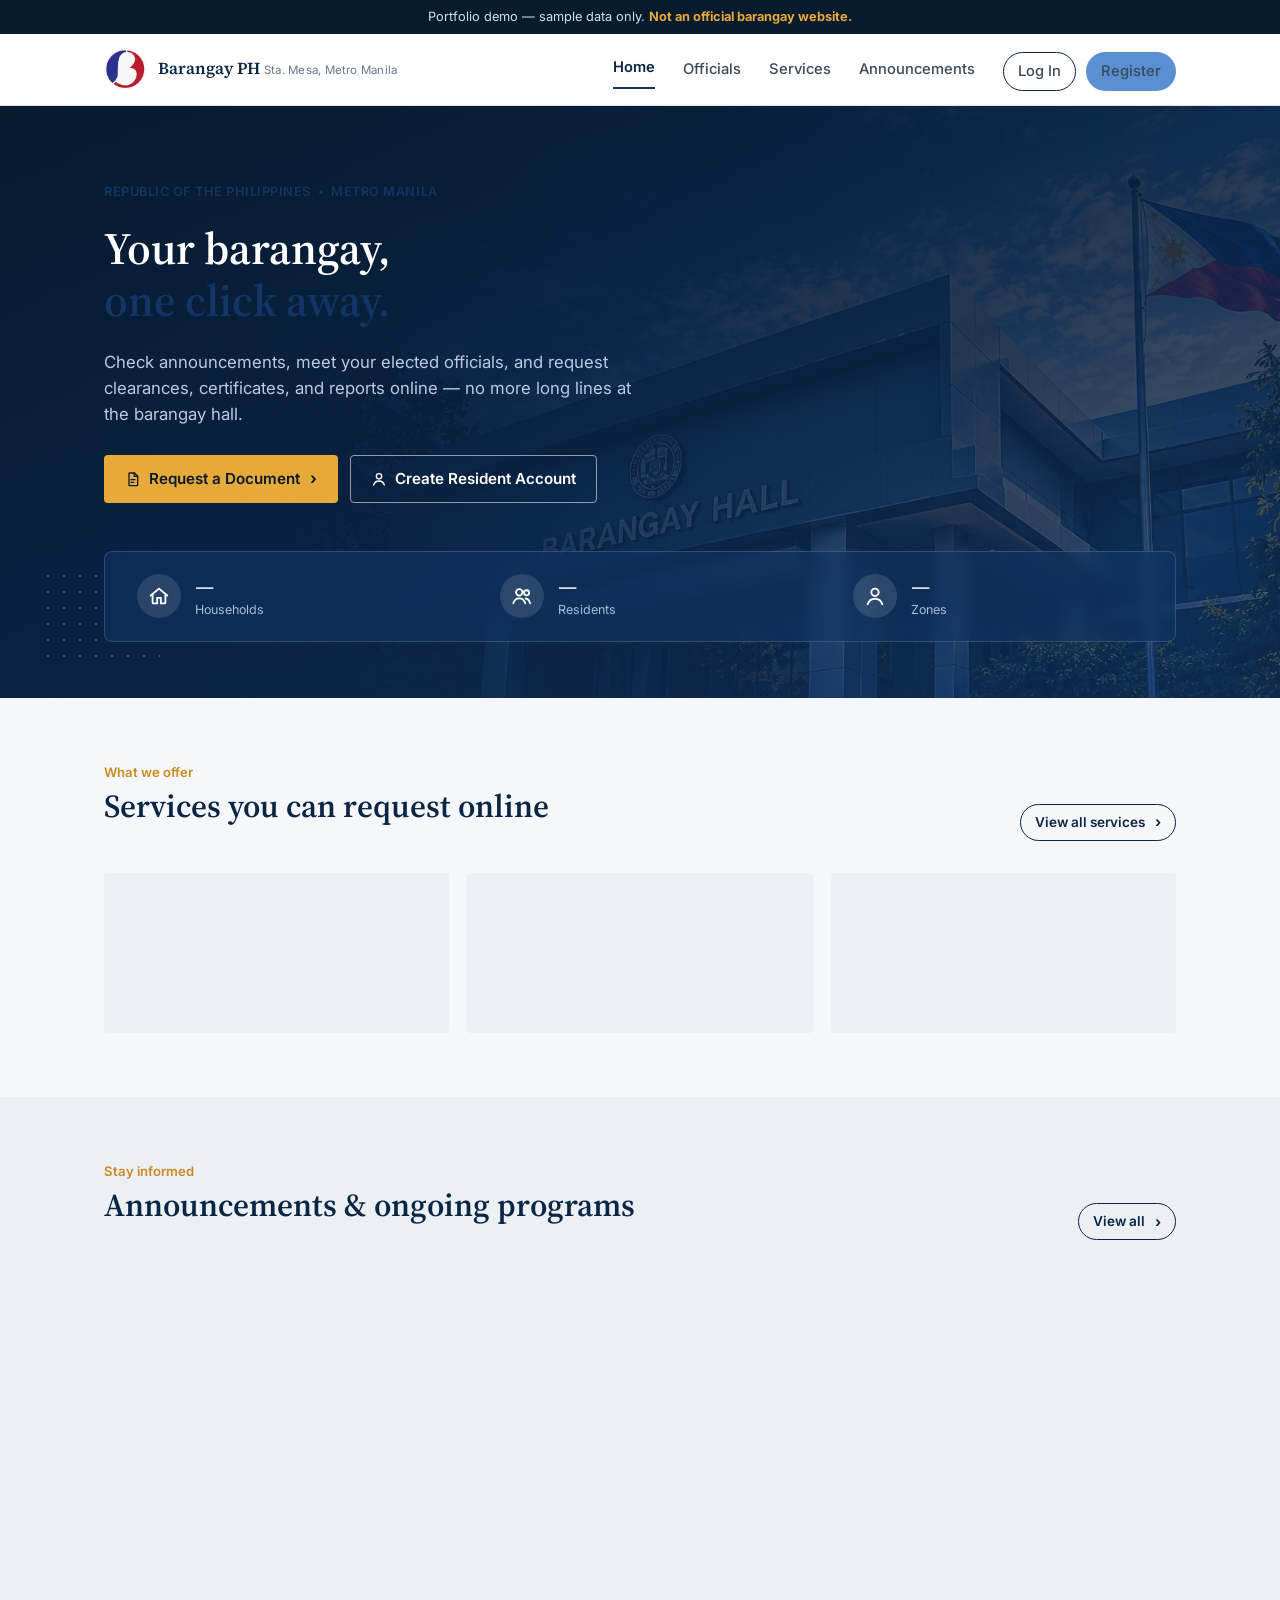
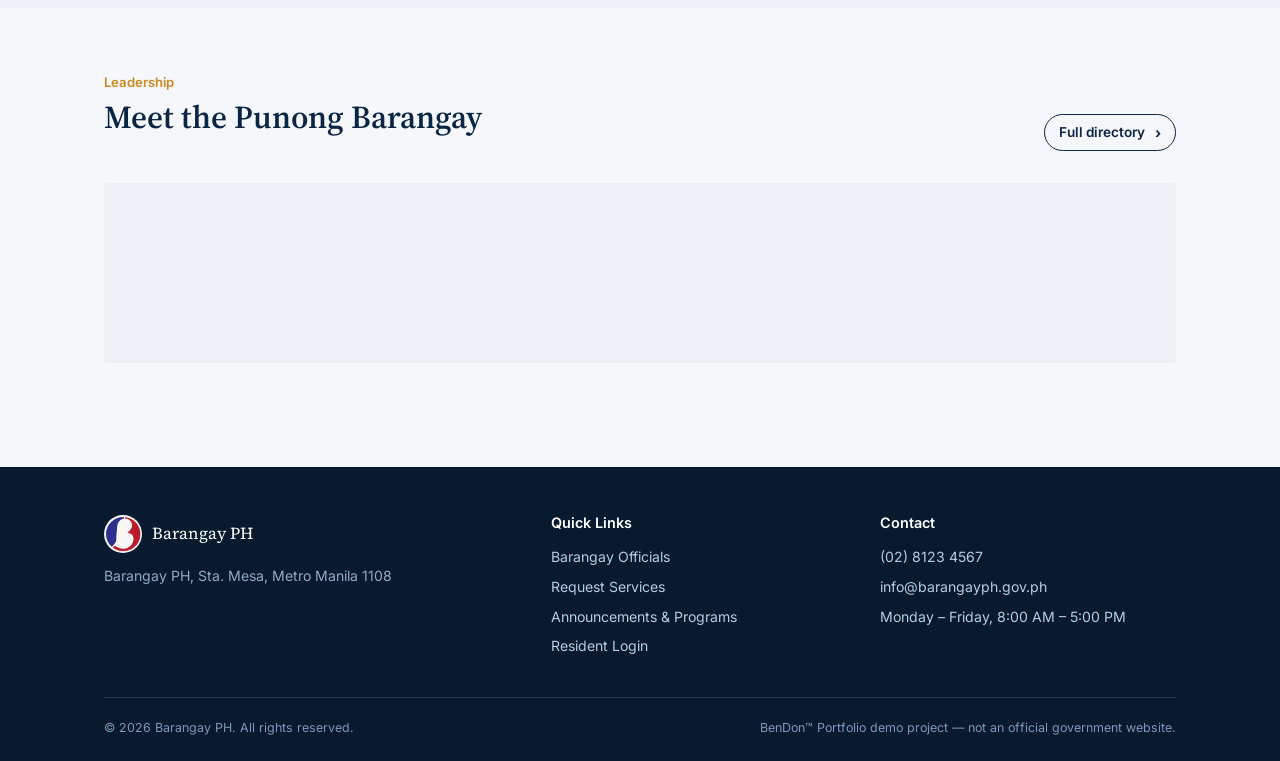
<file: public/index.html>
<!DOCTYPE html>
<html lang="en">
<head>
<meta charset="UTF-8">
<meta name="viewport" content="width=device-width, initial-scale=1.0">
<title>Barangay PH — Official Resident Portal</title>
<meta name="description" content="Official online portal of Barangay PH: officials directory, announcements, and online requests for certificates, clearances, and reports.">
<link rel="stylesheet" href="assets/css/base.css">
<link rel="stylesheet" href="assets/css/site.css">
</head>
<body>
<div class="demo-banner" data-component="demo-banner"></div>
<header class="site-header" data-component="site-header"></header>

<section class="hero">
  <img class="hero-bg-photo" src="assets/img/hero-building.jpg" alt="" aria-hidden="true">
  <div class="hero-overlay"></div>
  <span class="dot-grid"></span>
  <div class="wrap">
    <div class="eyebrow-row">
      <span class="locality-line">Republic of the Philippines &nbsp;•&nbsp; Metro Manila</span>
    </div>
    <h1>Your barangay,<span class="accent-line">one click away.</span></h1>
    <p class="lede">Check announcements, meet your elected officials, and request clearances, certificates, and reports online — no more long lines at the barangay hall.</p>
    <div class="hero-actions">
      <a href="services.html" class="btn btn-gold btn-chevron">
        <svg viewBox="0 0 24 24" fill="none" stroke="currentColor" stroke-width="2"><path stroke-linecap="round" stroke-linejoin="round" d="M7 3h7l5 5v13a1 1 0 0 1-1 1H7a1 1 0 0 1-1-1V4a1 1 0 0 1 1-1Z"/><path stroke-linecap="round" d="M14 3v5h5M9 13h6M9 17h4"/></svg>
        Request a Document
      </a>
      <a href="register.html" class="btn btn-outline-light">
        <svg viewBox="0 0 24 24" fill="none" stroke="currentColor" stroke-width="2"><circle cx="12" cy="8" r="4"/><path stroke-linecap="round" d="M4 21c1.5-4.5 5-6 8-6s6.5 1.5 8 6"/></svg>
        Create Resident Account
      </a>
    </div>

    <div class="hero-stats-bar">
      <div class="stat">
        <span class="icon-badge on-dark"><svg viewBox="0 0 24 24" fill="none" stroke="currentColor" stroke-width="2"><path stroke-linecap="round" d="M3 11.5 12 4l9 7.5M5 10v9a1 1 0 0 0 1 1h4v-6h4v6h4a1 1 0 0 0 1-1v-9"/></svg></span>
        <div><div class="num" id="statHouseholds">—</div><div class="label">Households</div></div>
      </div>
      <div class="stat">
        <span class="icon-badge on-dark"><svg viewBox="0 0 24 24" fill="none" stroke="currentColor" stroke-width="2"><circle cx="9" cy="8" r="3.5"/><path stroke-linecap="round" d="M2.5 20c1-3.6 3.7-5.5 6.5-5.5s5.5 1.9 6.5 5.5"/><circle cx="17" cy="8.5" r="2.8"/><path stroke-linecap="round" d="M16 14.7c2.2.4 4 1.9 4.8 5.3"/></svg></span>
        <div><div class="num" id="statPopulation">—</div><div class="label">Residents</div></div>
      </div>
    <div class="stat">
        <span class="icon-badge on-dark"><svg viewBox="0 0 24 24" fill="none" stroke="currentColor" stroke-width="2"><circle cx="12" cy="8" r="4"/><path stroke-linecap="round" d="M4 21c1.5-4.5 5-6 8-6s6.5 1.5 8 6"/></svg></span>
        <div><div class="num" id="statPurok">—</div><div class="label">Zones</div></div>
        </div>
    </div>
  </div>
</section>

<section class="section">
  <div class="wrap">
    <div class="section-head">
      <div>
        <div class="kicker">What we offer</div>
        <h2>Services you can request online</h2>
      </div>
      <a href="services.html" class="btn btn-outline btn-sm btn-pill btn-chevron">View all services</a>
    </div>
    <div class="services-grid" id="servicesPreview">
      <div class="skeleton" style="height:160px;"></div>
      <div class="skeleton" style="height:160px;"></div>
      <div class="skeleton" style="height:160px;"></div>
    </div>
  </div>
</section>

<section class="section section-alt">
  <div class="wrap">
    <div class="section-head">
      <div>
        <div class="kicker">Stay informed</div>
        <h2>Announcements &amp; ongoing programs</h2>
      </div>
      <a href="announcements.html" class="btn btn-outline btn-sm btn-pill btn-chevron">View all</a>
    </div>
    <div class="announcement-list" id="announcementPreview">
      <div class="skeleton" style="height:80px;margin-bottom:16px;"></div>
      <div class="skeleton" style="height:80px;margin-bottom:16px;"></div>
      <div class="skeleton" style="height:80px;"></div>
    </div>
  </div>
</section>

<section class="section">
  <div class="wrap">
    <div class="section-head">
      <div>
        <div class="kicker">Leadership</div>
        <h2>Meet the Punong Barangay</h2>
      </div>
      <a href="officials.html" class="btn btn-outline btn-sm btn-pill btn-chevron">Full directory</a>
    </div>
    <div id="chairmanPreview"><div class="skeleton" style="height:180px;"></div></div>
  </div>
</section>

<footer class="site-footer" data-component="site-footer"></footer>

<script src="assets/js/demo-data.js"></script>
<script src="assets/js/api-client.js"></script>
<script src="assets/js/utils.js"></script>
<script src="assets/js/components.js"></script>
<script src="assets/js/site-render.js"></script>
<script src="assets/js/home.js"></script>
</body>
</html>
</file>
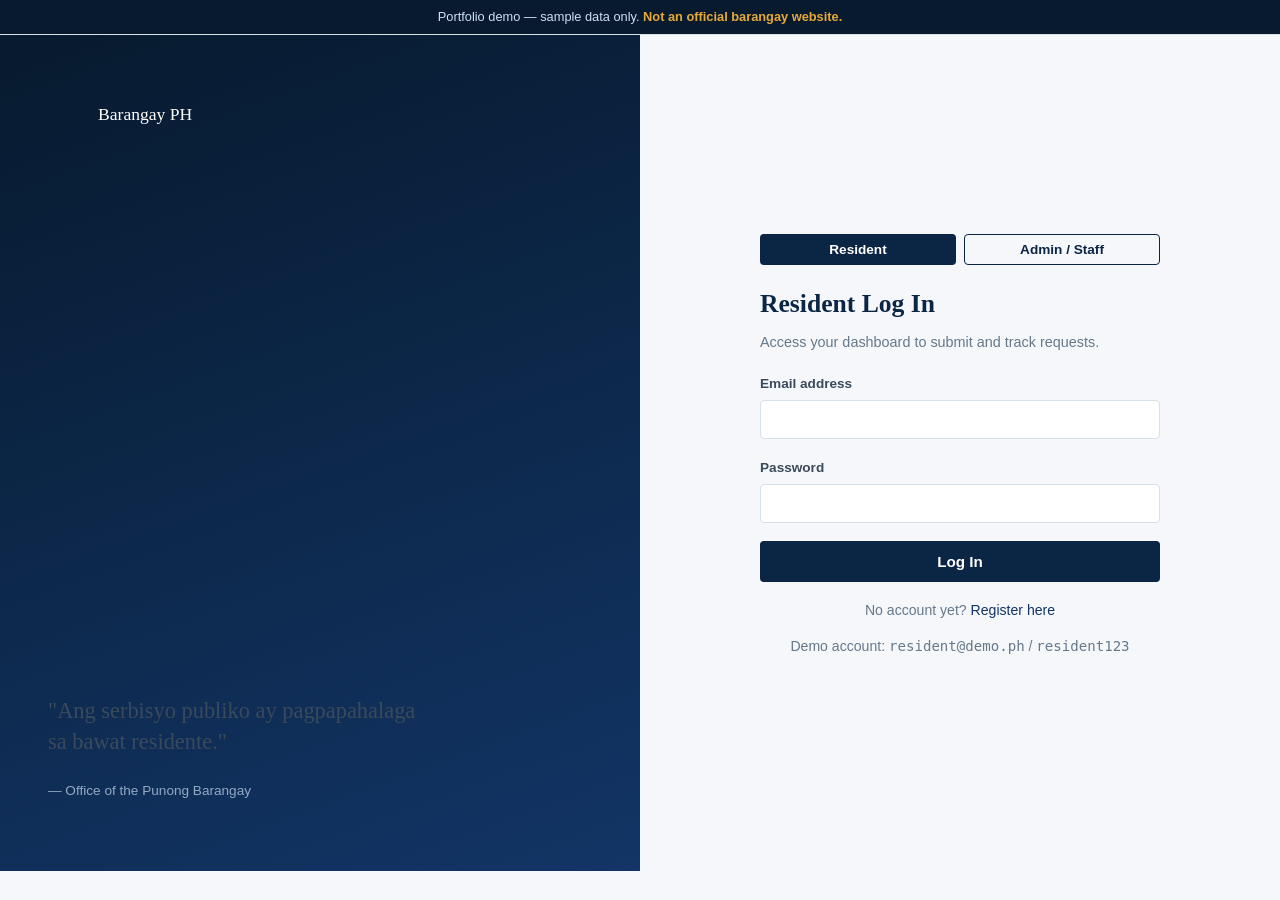
<file: public/admin/index.html>
<!DOCTYPE html>
<html lang="en">
<head>
<meta charset="UTF-8">
<meta name="viewport" content="width=device-width, initial-scale=1.0">
<title>Admin Overview — Barangay PH</title>
<link rel="stylesheet" href="../assets/css/base.css">
<link rel="stylesheet" href="../assets/css/site.css">
<link rel="stylesheet" href="../assets/css/dashboard.css">
</head>
<body>
<div class="dash-shell">
  <div class="drawer-overlay" id="drawerOverlay"></div>
  <aside class="dash-sidebar" id="dashSidebar"></aside>
  <div class="dash-main">
    <div class="dash-topbar" id="dashTopbar"></div>
    <div class="dash-content">
      <div class="stat-grid">
        <div class="stat-card"><div class="stat-label">Total Requests</div><div class="stat-value" id="statTotal">0</div></div>
        <div class="stat-card"><div class="stat-label">Pending</div><div class="stat-value gold" id="statPending">0</div></div>
        <div class="stat-card"><div class="stat-label">Processing</div><div class="stat-value" id="statProcessing">0</div></div>
        <div class="stat-card"><div class="stat-label">Completed</div><div class="stat-value green" id="statDone">0</div></div>
        <div class="stat-card"><div class="stat-label">Registered Residents</div><div class="stat-value" id="statResidents">0</div></div>
      </div>

      <div class="panel">
        <div class="panel-head"><h2>Latest Requests</h2><a href="requests.html" class="btn btn-outline btn-sm">Manage all</a></div>
        <div class="table-wrap">
          <table><thead><tr><th>Reference No.</th><th>Resident</th><th>Service</th><th>Status</th><th>Filed</th></tr></thead>
          <tbody id="latestRequestsBody"></tbody></table>
        </div>
      </div>

      <div class="panel">
        <div class="panel-head"><h2>Pinned Announcements</h2><a href="announcements.html" class="btn btn-outline btn-sm">Manage</a></div>
        <div class="panel-body" id="pinnedAnnouncements"></div>
      </div>
    </div>
  </div>
</div>

<script src="../assets/js/demo-data.js"></script>
<script src="../assets/js/api-client.js"></script>
<script src="../assets/js/utils.js"></script>
<script src="../assets/js/components.js"></script>
<script src="../assets/js/dash-components.js"></script>
<script>
(async function () {
  const session = await Utils.requireAdmin('../login.html');
  if (!session) return;
  await DashUI.renderSidebar({ role: 'admin', active: 'index.html' });
  DashUI.renderTopbar({ title: 'Overview', subtitle: `Welcome back, ${session.name.split(' ')[0]}.` });

  const requests = await Api.adminListRequests();
  const residents = await Api.adminListResidents();
  document.getElementById('statTotal').textContent = requests.length;
  document.getElementById('statPending').textContent = requests.filter((r) => r.status === 'pending').length;
  document.getElementById('statProcessing').textContent = requests.filter((r) => r.status === 'processing').length;
  document.getElementById('statDone').textContent = requests.filter((r) => ['ready_for_pickup', 'released', 'approved'].includes(r.status)).length;
  document.getElementById('statResidents').textContent = residents.length;

  const tbody = document.getElementById('latestRequestsBody');
  const latest = requests.slice(0, 6);
  tbody.innerHTML = latest.length ? latest.map((r) => `
    <tr>
      <td>${r.reference_no}</td>
      <td>${Utils.escapeHtml(r.resident_name)}</td>
      <td>${DemoDB.SERVICE_TYPES[r.service_type]?.label || r.service_type}</td>
      <td><span class="status-pill status-${r.status}">${Utils.statusLabel(r.status)}</span></td>
      <td>${Utils.formatDate(r.requested_at)}</td>
    </tr>`).join('') : `<tr><td colspan="5" class="empty-state">No requests yet.</td></tr>`;

  const announcements = (await Api.listAnnouncements()).filter((a) => a.is_pinned);
  document.getElementById('pinnedAnnouncements').innerHTML = announcements.length
    ? announcements.map((a) => `<p><strong>${Utils.escapeHtml(a.title)}</strong> — ${Utils.formatDate(a.published_at)}</p>`).join('')
    : '<p class="empty-state">No pinned announcements.</p>';
})();
</script>
</body>
</html>
</file>
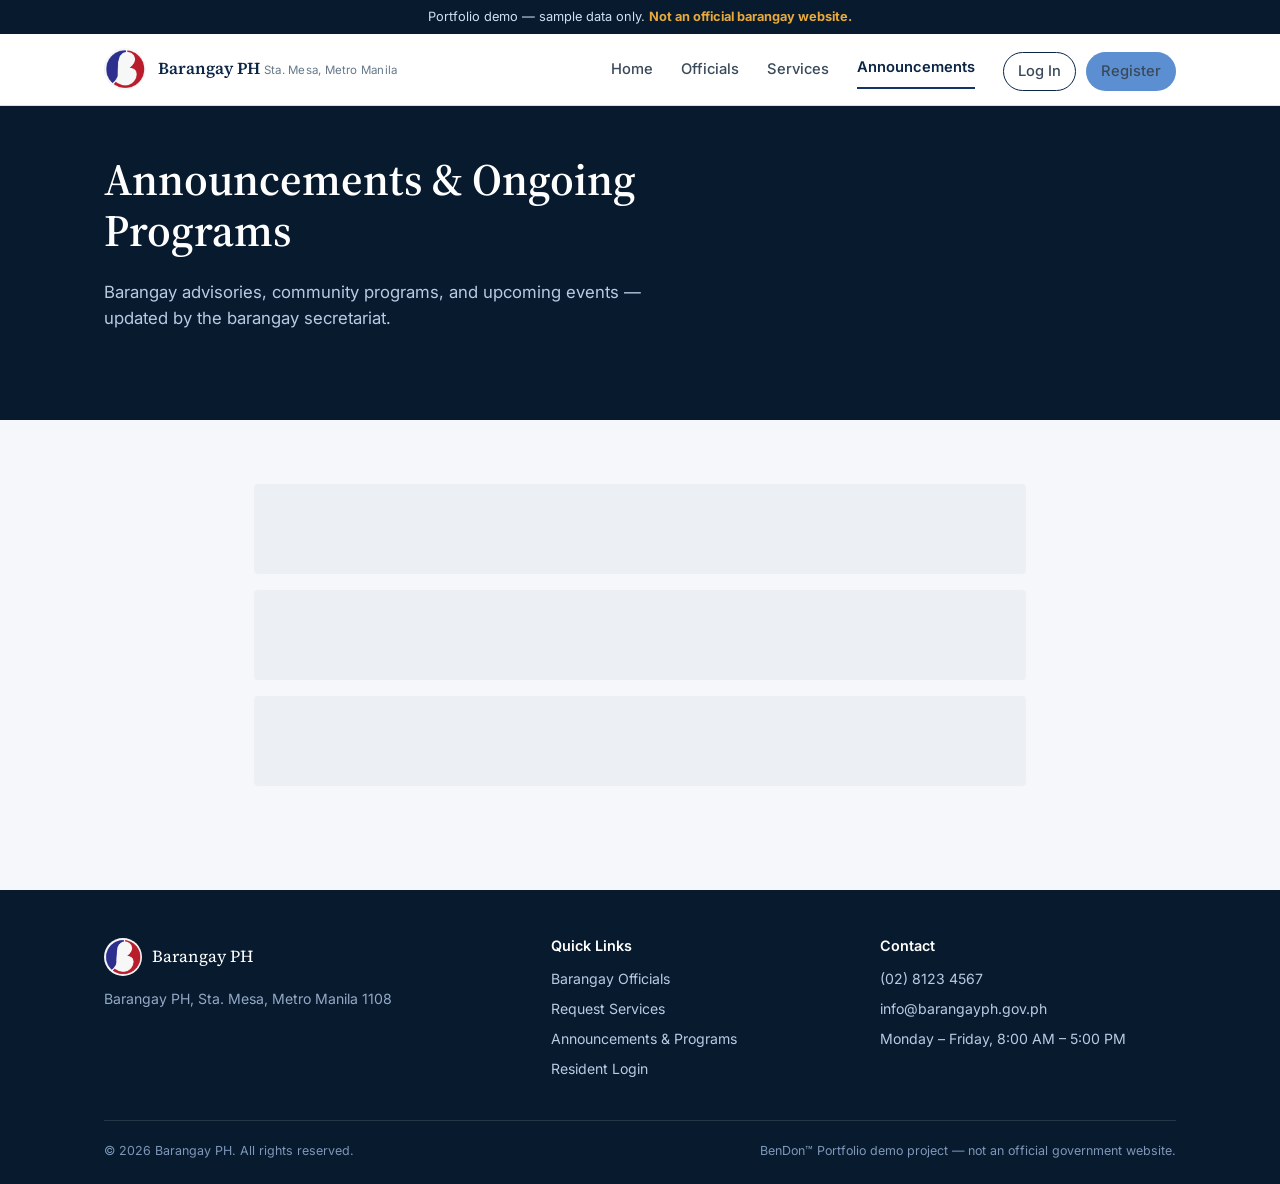
<file: public/announcements.html>
<!DOCTYPE html>
<html lang="en">
<head>
<meta charset="UTF-8">
<meta name="viewport" content="width=device-width, initial-scale=1.0">
<title>Announcements &amp; Programs — Barangay PH</title>
<link rel="stylesheet" href="assets/css/base.css">
<link rel="stylesheet" href="assets/css/site.css">
</head>
<body>
<div class="demo-banner" data-component="demo-banner"></div>
<header class="site-header" data-component="site-header"></header>

<section class="hero" style="padding-bottom:40px;">
  <div class="wrap" style="padding-top:48px;padding-bottom:32px;">
    <h1 style="color:#fff;">Announcements &amp; Ongoing Programs</h1>
    <p class="lede">Barangay advisories, community programs, and upcoming events — updated by the barangay secretariat.</p>
  </div>
</section>

<section class="section">
  <div class="wrap" style="max-width:820px;">
    <div class="announcement-list" id="announcementFull">
      <div class="skeleton" style="height:90px;margin-bottom:16px;"></div>
      <div class="skeleton" style="height:90px;margin-bottom:16px;"></div>
      <div class="skeleton" style="height:90px;"></div>
    </div>
  </div>
</section>

<footer class="site-footer" data-component="site-footer"></footer>

<script src="assets/js/demo-data.js"></script>
<script src="assets/js/api-client.js"></script>
<script src="assets/js/utils.js"></script>
<script src="assets/js/components.js"></script>
<script src="assets/js/site-render.js"></script>
<script>
  SiteRender.renderAnnouncementList(document.getElementById('announcementFull'));
</script>
</body>
</html>
</file>
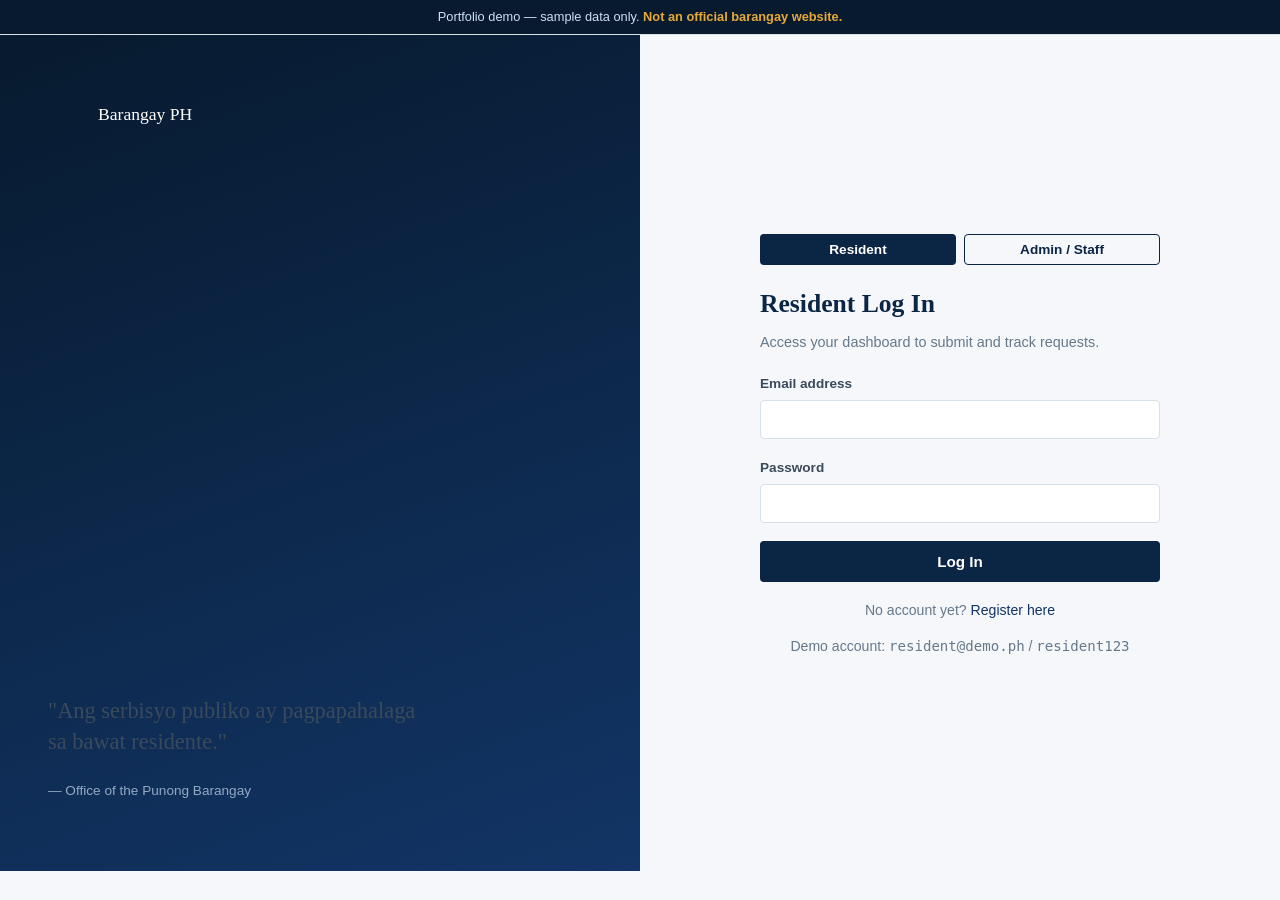
<file: public/dashboard.html>
<!DOCTYPE html>
<html lang="en">
<head>
<meta charset="UTF-8">
<meta name="viewport" content="width=device-width, initial-scale=1.0">
<title>My Dashboard — Barangay PH</title>
<link rel="stylesheet" href="assets/css/base.css">
<link rel="stylesheet" href="assets/css/site.css">
<link rel="stylesheet" href="assets/css/dashboard.css">
</head>
<body>
<div class="dash-shell">
  <div class="drawer-overlay" id="drawerOverlay"></div>
  <aside class="dash-sidebar" id="dashSidebar"></aside>
  <div class="dash-main">
    <div class="dash-topbar" id="dashTopbar"></div>
    <div class="dash-content">

      <section id="panel-overview" class="dash-panel">
        <div class="stat-grid">
          <div class="stat-card"><div class="stat-label">Total Requests</div><div class="stat-value" id="statTotal">0</div></div>
          <div class="stat-card"><div class="stat-label">Pending / Processing</div><div class="stat-value gold" id="statPending">0</div></div>
          <div class="stat-card"><div class="stat-label">Ready / Released</div><div class="stat-value green" id="statDone">0</div></div>
        </div>
        <div class="panel">
          <div class="panel-head"><h2>Quick Actions</h2></div>
          <div class="panel-body">
            <div class="quick-links" id="quickLinks"></div>
          </div>
        </div>
        <div class="panel">
          <div class="panel-head"><h2>Recent Requests</h2><a href="#my-requests" class="btn btn-outline btn-sm" data-nav="my-requests">View all</a></div>
          <div class="table-wrap"><table id="recentTable"><thead><tr><th>Reference No.</th><th>Service</th><th>Status</th><th>Date Filed</th></tr></thead><tbody></tbody></table></div>
        </div>
      </section>

      <section id="panel-new-request" class="dash-panel" style="display:none;">
        <div class="panel">
          <div class="panel-head"><h2>Submit a Request</h2></div>
          <div class="panel-body">
            <div class="field">
              <label for="serviceTypeSelect">Select a service</label>
              <select id="serviceTypeSelect"></select>
            </div>
            <div class="form-message" id="requestMsg"></div>
            <form id="requestForm">
              <div id="dynamicFields"></div>
              <button type="submit" class="btn btn-primary">Submit Request</button>
            </form>
          </div>
        </div>
      </section>

      <section id="panel-my-requests" class="dash-panel" style="display:none;">
        <div class="panel">
          <div class="panel-head">
            <h2>My Requests</h2>
            <div class="toolbar">
              <select id="filterStatus">
                <option value="">All statuses</option>
                <option value="pending">Pending</option>
                <option value="processing">Processing</option>
                <option value="ready_for_pickup">Ready for Pickup</option>
                <option value="released">Released</option>
                <option value="rejected">Rejected</option>
              </select>
            </div>
          </div>
          <div class="table-wrap">
            <table id="myRequestsTable">
              <thead><tr><th>Reference No.</th><th>Service</th><th>Purpose</th><th>Status</th><th>Date Filed</th><th>Last Update</th></tr></thead>
              <tbody></tbody>
            </table>
          </div>
        </div>
      </section>

      <section id="panel-profile" class="dash-panel" style="display:none;">
        <div class="panel">
          <div class="panel-head"><h2>My Profile</h2></div>
          <div class="panel-body">
            <div class="detail-grid" id="profileGrid"></div>
          </div>
        </div>
      </section>

    </div>
  </div>
</div>

<script src="assets/js/demo-data.js"></script>
<script src="assets/js/api-client.js"></script>
<script src="assets/js/utils.js"></script>
<script src="assets/js/components.js"></script>
<script src="assets/js/dash-components.js"></script>
<script src="assets/js/site-render.js"></script>
<script src="assets/js/dashboard.js"></script>
</body>
</html>
</file>
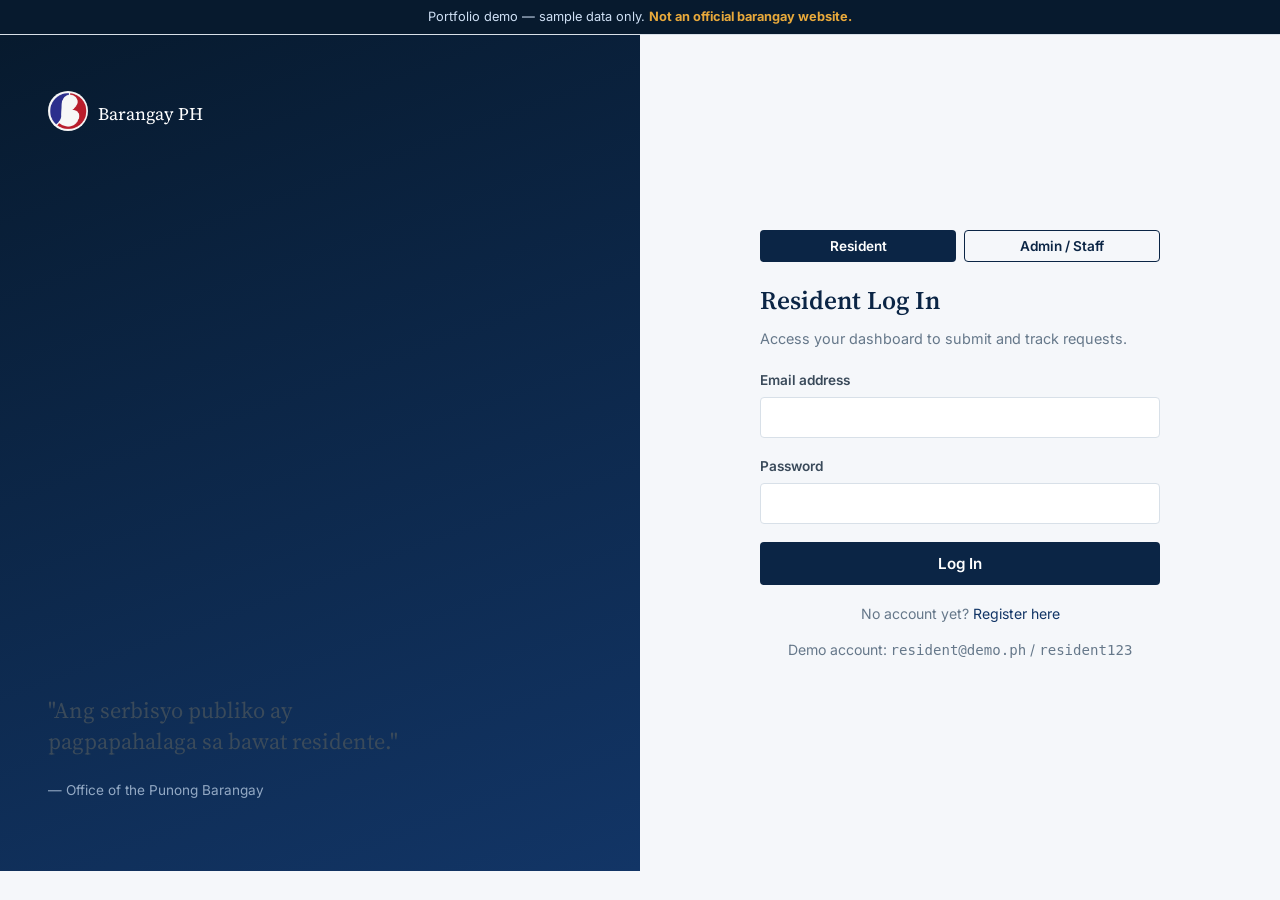
<file: public/login.html>
<!DOCTYPE html>
<html lang="en">
<head>
<meta charset="UTF-8">
<meta name="viewport" content="width=device-width, initial-scale=1.0">
<title>Log In — Barangay PH</title>
<link rel="stylesheet" href="assets/css/base.css">
<link rel="stylesheet" href="assets/css/site.css">
</head>
<body>
<div class="demo-banner" data-component="demo-banner"></div>
<header class="site-header" data-component="site-header"></header>

<div class="auth-shell">
  <div class="auth-visual">
    <div style="display:flex;align-items:center;gap:10px;color:#fff;">
      <span id="sealHolder"></span>
      <span style="font-family:var(--font-display);font-size:1.1rem;">Barangay PH</span>
    </div>
    <div>
      <p class="quote">"Ang serbisyo publiko ay pagpapahalaga sa bawat residente."</p>
      <p style="color:#93a9c4;font-size:0.85rem;">— Office of the Punong Barangay</p>
    </div>
  </div>
  <div class="auth-form-side">
    <div class="auth-card">
      <div style="display:flex;gap:8px;margin-bottom:24px;" id="loginTabs">
        <button class="btn btn-primary btn-sm" data-tab="resident" style="flex:1;justify-content:center;">Resident</button>
        <button class="btn btn-outline btn-sm" data-tab="admin" style="flex:1;justify-content:center;">Admin / Staff</button>
      </div>

      <div id="residentPane">
        <h1>Resident Log In</h1>
        <p style="font-size:0.9rem;color:var(--color-ink-500);margin-bottom:20px;">Access your dashboard to submit and track requests.</p>
        <div class="form-message" id="residentMsg"></div>
        <form id="residentLoginForm">
          <div class="field"><label for="rEmail">Email address</label><input type="email" id="rEmail" required></div>
          <div class="field"><label for="rPassword">Password</label><input type="password" id="rPassword" required></div>
          <button type="submit" class="btn btn-primary btn-block">Log In</button>
        </form>
        <p class="auth-switch">No account yet? <a href="register.html">Register here</a></p>
        <p class="auth-switch" style="margin-top:4px;">Demo account: <code>resident@demo.ph</code> / <code>resident123</code></p>
      </div>

      <div id="adminPane" style="display:none;">
        <h1>Admin / Staff Log In</h1>
        <p style="font-size:0.9rem;color:var(--color-ink-500);margin-bottom:20px;">For barangay secretariat and authorized staff only.</p>
        <div class="form-message" id="adminMsg"></div>
        <form id="adminLoginForm">
          <div class="field"><label for="aUsername">Username</label><input type="text" id="aUsername" required></div>
          <div class="field"><label for="aPassword">Password</label><input type="password" id="aPassword" required></div>
          <button type="submit" class="btn btn-primary btn-block">Log In as Admin</button>
        </form>
        <p class="auth-switch">Demo accounts: <code>admin</code> / <code>admin123</code> (super admin)<br><code>staff</code> / <code>staff123</code> (staff)</p>
      </div>
    </div>
  </div>
</div>

<script src="assets/js/demo-data.js"></script>
<script src="assets/js/api-client.js"></script>
<script src="assets/js/utils.js"></script>
<script src="assets/js/components.js"></script>
<script>
  document.getElementById('sealHolder').innerHTML = Components.sealSvg(40);

  const residentBtn = document.querySelector('[data-tab="resident"]');
  const adminBtn = document.querySelector('[data-tab="admin"]');
  const residentPane = document.getElementById('residentPane');
  const adminPane = document.getElementById('adminPane');
  function showTab(tab) {
    const isResident = tab === 'resident';
    residentPane.style.display = isResident ? 'block' : 'none';
    adminPane.style.display = isResident ? 'none' : 'block';
    residentBtn.className = `btn btn-sm ${isResident ? 'btn-primary' : 'btn-outline'}`;
    adminBtn.className = `btn btn-sm ${!isResident ? 'btn-primary' : 'btn-outline'}`;
    residentBtn.style.flex = adminBtn.style.flex = '1';
    residentBtn.style.justifyContent = adminBtn.style.justifyContent = 'center';
  }
  residentBtn.addEventListener('click', () => showTab('resident'));
  adminBtn.addEventListener('click', () => showTab('admin'));
  if (Utils.qs('as') === 'admin') showTab('admin');

  document.getElementById('residentLoginForm').addEventListener('submit', async (e) => {
    e.preventDefault();
    const msg = document.getElementById('residentMsg');
    try {
      await Api.login({ email: document.getElementById('rEmail').value.trim(), password: document.getElementById('rPassword').value });
      const next = Utils.qs('next');
      location.href = next ? decodeURIComponent(next) : 'dashboard.html';
    } catch (err) {
      Utils.showMessage(msg, 'error', err.message || 'Log in failed.');
    }
  });

  document.getElementById('adminLoginForm').addEventListener('submit', async (e) => {
    e.preventDefault();
    const msg = document.getElementById('adminMsg');
    try {
      await Api.adminLogin({ username: document.getElementById('aUsername').value.trim(), password: document.getElementById('aPassword').value });
      location.href = 'admin/index.html';
    } catch (err) {
      Utils.showMessage(msg, 'error', err.message || 'Log in failed.');
    }
  });
</script>
</body>
</html>
</file>
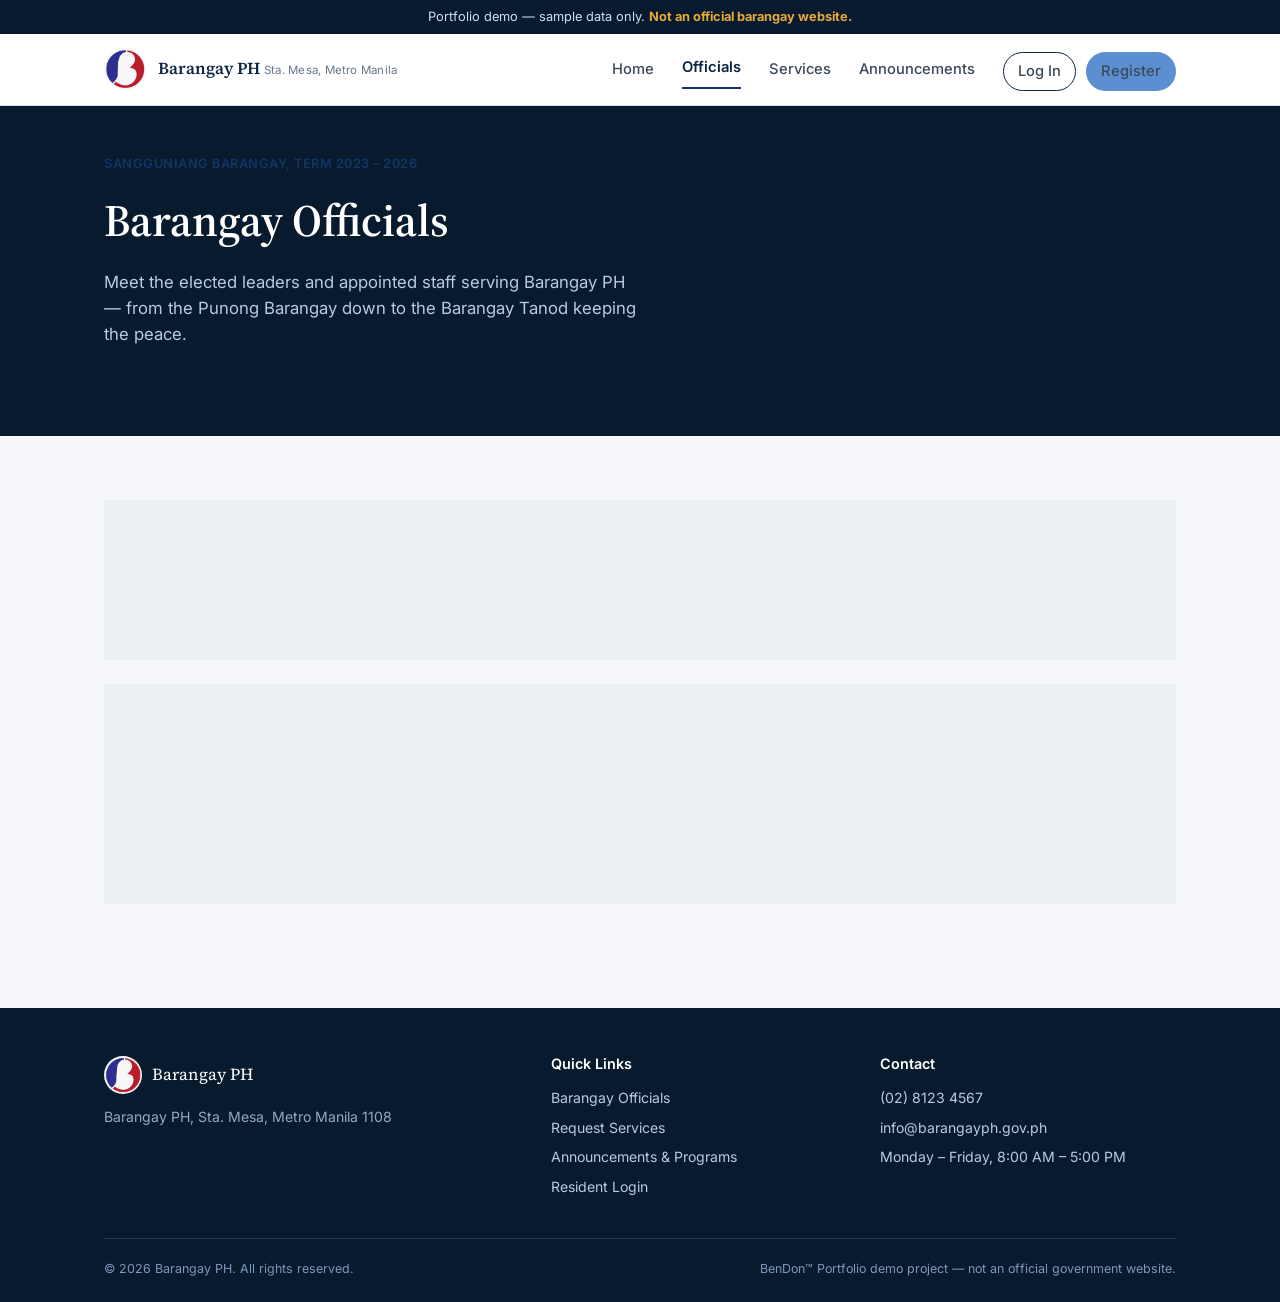
<file: public/officials.html>
<!DOCTYPE html>
<html lang="en">
<head>
<meta charset="UTF-8">
<meta name="viewport" content="width=device-width, initial-scale=1.0">
<title>Barangay Officials — Barangay PH</title>
<link rel="stylesheet" href="assets/css/base.css">
<link rel="stylesheet" href="assets/css/site.css">
</head>
<body>
<div class="demo-banner" data-component="demo-banner"></div>
<header class="site-header" data-component="site-header"></header>

<section class="hero" style="padding-bottom:40px;">
  <div class="wrap" style="padding-top:48px;padding-bottom:32px;">
    <div class="eyebrow-row"><span class="locality-line">Sangguniang Barangay, Term 2023 – 2026</span></div>
    <h1 style="color:#fff;">Barangay Officials</h1>
    <p class="lede">Meet the elected leaders and appointed staff serving Barangay PH — from the Punong Barangay down to the Barangay Tanod keeping the peace.</p>
  </div>
</section>

<section class="section">
  <div class="wrap">
    <div id="officialsDirectory">
      <div class="skeleton" style="height:160px;margin-bottom:24px;"></div>
      <div class="skeleton" style="height:220px;"></div>
    </div>
  </div>
</section>

<footer class="site-footer" data-component="site-footer"></footer>

<script src="assets/js/demo-data.js"></script>
<script src="assets/js/api-client.js"></script>
<script src="assets/js/utils.js"></script>
<script src="assets/js/components.js"></script>
<script src="assets/js/site-render.js"></script>
<script>
  SiteRender.renderOfficialsDirectory(document.getElementById('officialsDirectory'));
</script>
</body>
</html>
</file>
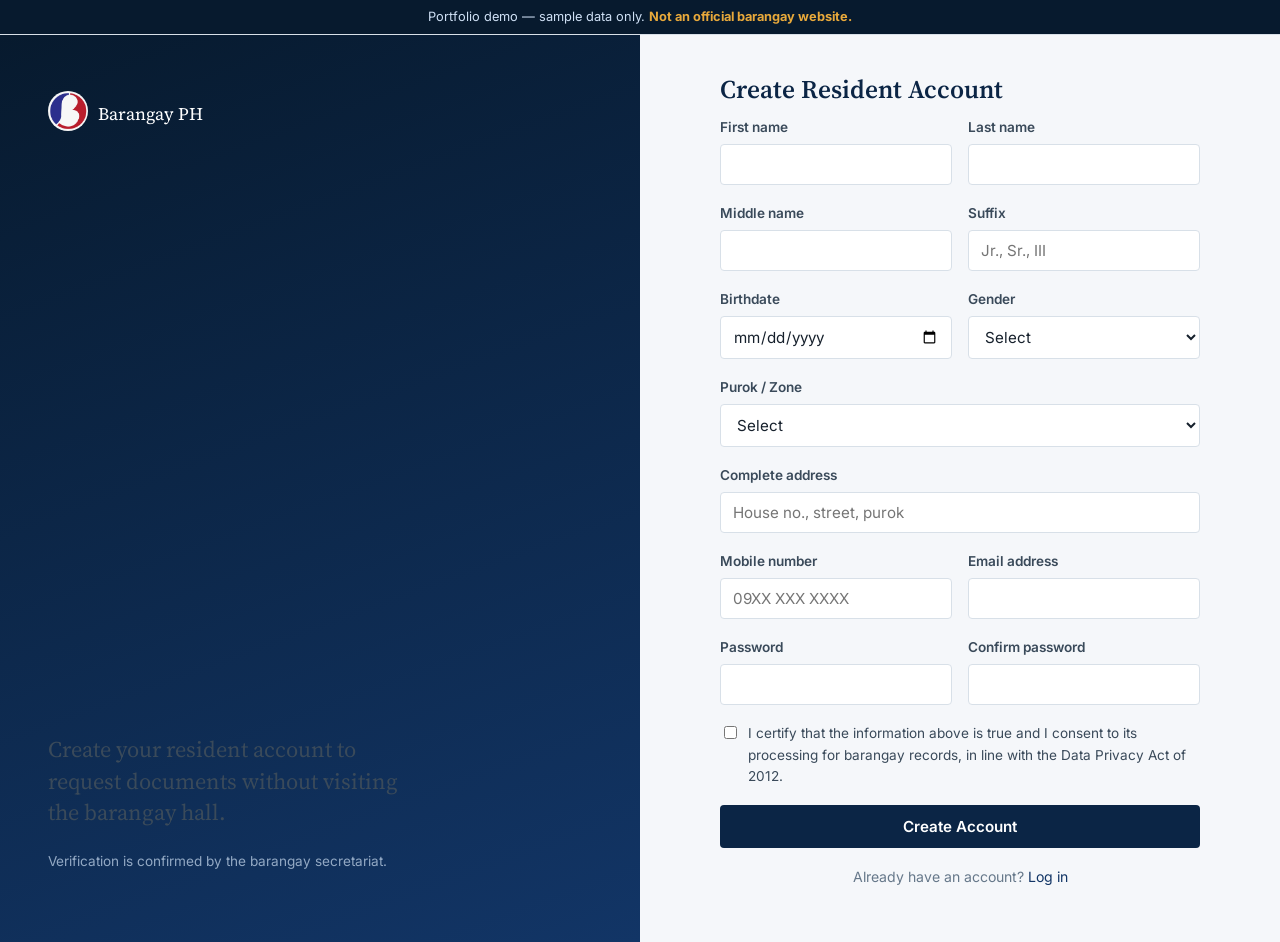
<file: public/register.html>
<!DOCTYPE html>
<html lang="en">
<head>
<meta charset="UTF-8">
<meta name="viewport" content="width=device-width, initial-scale=1.0">
<title>Register — Barangay PH</title>
<link rel="stylesheet" href="assets/css/base.css">
<link rel="stylesheet" href="assets/css/site.css">
</head>
<body>
<div class="demo-banner" data-component="demo-banner"></div>
<header class="site-header" data-component="site-header"></header>

<div class="auth-shell">
  <div class="auth-visual">
    <div style="display:flex;align-items:center;gap:10px;color:#fff;">
      <span id="sealHolder"></span>
      <span style="font-family:var(--font-display);font-size:1.1rem;">Barangay PH</span>
    </div>
    <div>
      <p class="quote">Create your resident account to request documents without visiting the barangay hall.</p>
      <p style="color:#93a9c4;font-size:0.85rem;">Verification is confirmed by the barangay secretariat.</p>
    </div>
  </div>
  <div class="auth-form-side">
    <div class="auth-card" style="max-width:480px;">
      <h1>Create Resident Account</h1>
      <div class="form-message" id="regMsg"></div>
      <form id="registerForm">
        <div class="field-row">
          <div class="field"><label for="firstName">First name</label><input type="text" id="firstName" required></div>
          <div class="field"><label for="lastName">Last name</label><input type="text" id="lastName" required></div>
        </div>
        <div class="field-row">
          <div class="field"><label for="middleName">Middle name</label><input type="text" id="middleName"></div>
          <div class="field"><label for="suffix">Suffix</label><input type="text" id="suffix" placeholder="Jr., Sr., III"></div>
        </div>
        <div class="field-row">
          <div class="field"><label for="birthdate">Birthdate</label><input type="date" id="birthdate" required></div>
          <div class="field">
            <label for="gender">Gender</label>
            <select id="gender" required>
              <option value="">Select</option><option>Male</option><option>Female</option>
            </select>
          </div>
        </div>
        <div class="field">
          <label for="purok">Purok / Zone</label>
          <select id="purok" required>
            <option value="">Select</option>
          </select>
        </div>
        <div class="field"><label for="address">Complete address</label><input type="text" id="address" placeholder="House no., street, purok" required></div>
        <div class="field-row">
          <div class="field"><label for="contact">Mobile number</label><input type="tel" id="contact" placeholder="09XX XXX XXXX" required></div>
          <div class="field"><label for="email">Email address</label><input type="email" id="email" required></div>
        </div>
        <div class="field-row">
          <div class="field"><label for="password">Password</label><input type="password" id="password" minlength="6" required></div>
          <div class="field"><label for="confirmPassword">Confirm password</label><input type="password" id="confirmPassword" minlength="6" required></div>
        </div>
        <div class="field">
          <label style="display:flex;align-items:flex-start;gap:8px;font-weight:400;font-size:0.85rem;color:var(--color-ink-700);">
            <input type="checkbox" id="dataConsent" required style="width:auto;margin-top:3px;">
            I certify that the information above is true and I consent to its processing for barangay records, in line with the Data Privacy Act of 2012.
          </label>
        </div>
        <button type="submit" class="btn btn-primary btn-block">Create Account</button>
      </form>
      <p class="auth-switch">Already have an account? <a href="login.html">Log in</a></p>
    </div>
  </div>
</div>

<script src="assets/js/demo-data.js"></script>
<script src="assets/js/api-client.js"></script>
<script src="assets/js/utils.js"></script>
<script src="assets/js/components.js"></script>
<script>
  document.getElementById('sealHolder').innerHTML = Components.sealSvg(40);
  const purokSelect = document.getElementById('purok');
  for (let i = 1; i <= 8; i++) {
    const opt = document.createElement('option');
    opt.value = `Purok ${i}`; opt.textContent = `Purok ${i}`;
    purokSelect.appendChild(opt);
  }

  document.getElementById('registerForm').addEventListener('submit', async (e) => {
    e.preventDefault();
    const msg = document.getElementById('regMsg');
    const password = document.getElementById('password').value;
    if (password !== document.getElementById('confirmPassword').value) {
      Utils.showMessage(msg, 'error', 'Passwords do not match.');
      return;
    }
    const payload = {
      first_name: document.getElementById('firstName').value.trim(),
      last_name: document.getElementById('lastName').value.trim(),
      middle_name: document.getElementById('middleName').value.trim(),
      suffix: document.getElementById('suffix').value.trim(),
      birthdate: document.getElementById('birthdate').value,
      gender: document.getElementById('gender').value,
      civil_status: 'Single',
      purok: purokSelect.value,
      address: document.getElementById('address').value.trim(),
      contact_number: document.getElementById('contact').value.trim(),
      email: document.getElementById('email').value.trim(),
      password,
    };
    try {
      await Api.register(payload);
      Utils.showMessage(msg, 'success', 'Account created! You may now log in.');
      setTimeout(() => { location.href = 'login.html'; }, 1200);
    } catch (err) {
      Utils.showMessage(msg, 'error', err.message || 'Registration failed.');
    }
  });
</script>
</body>
</html>
</file>
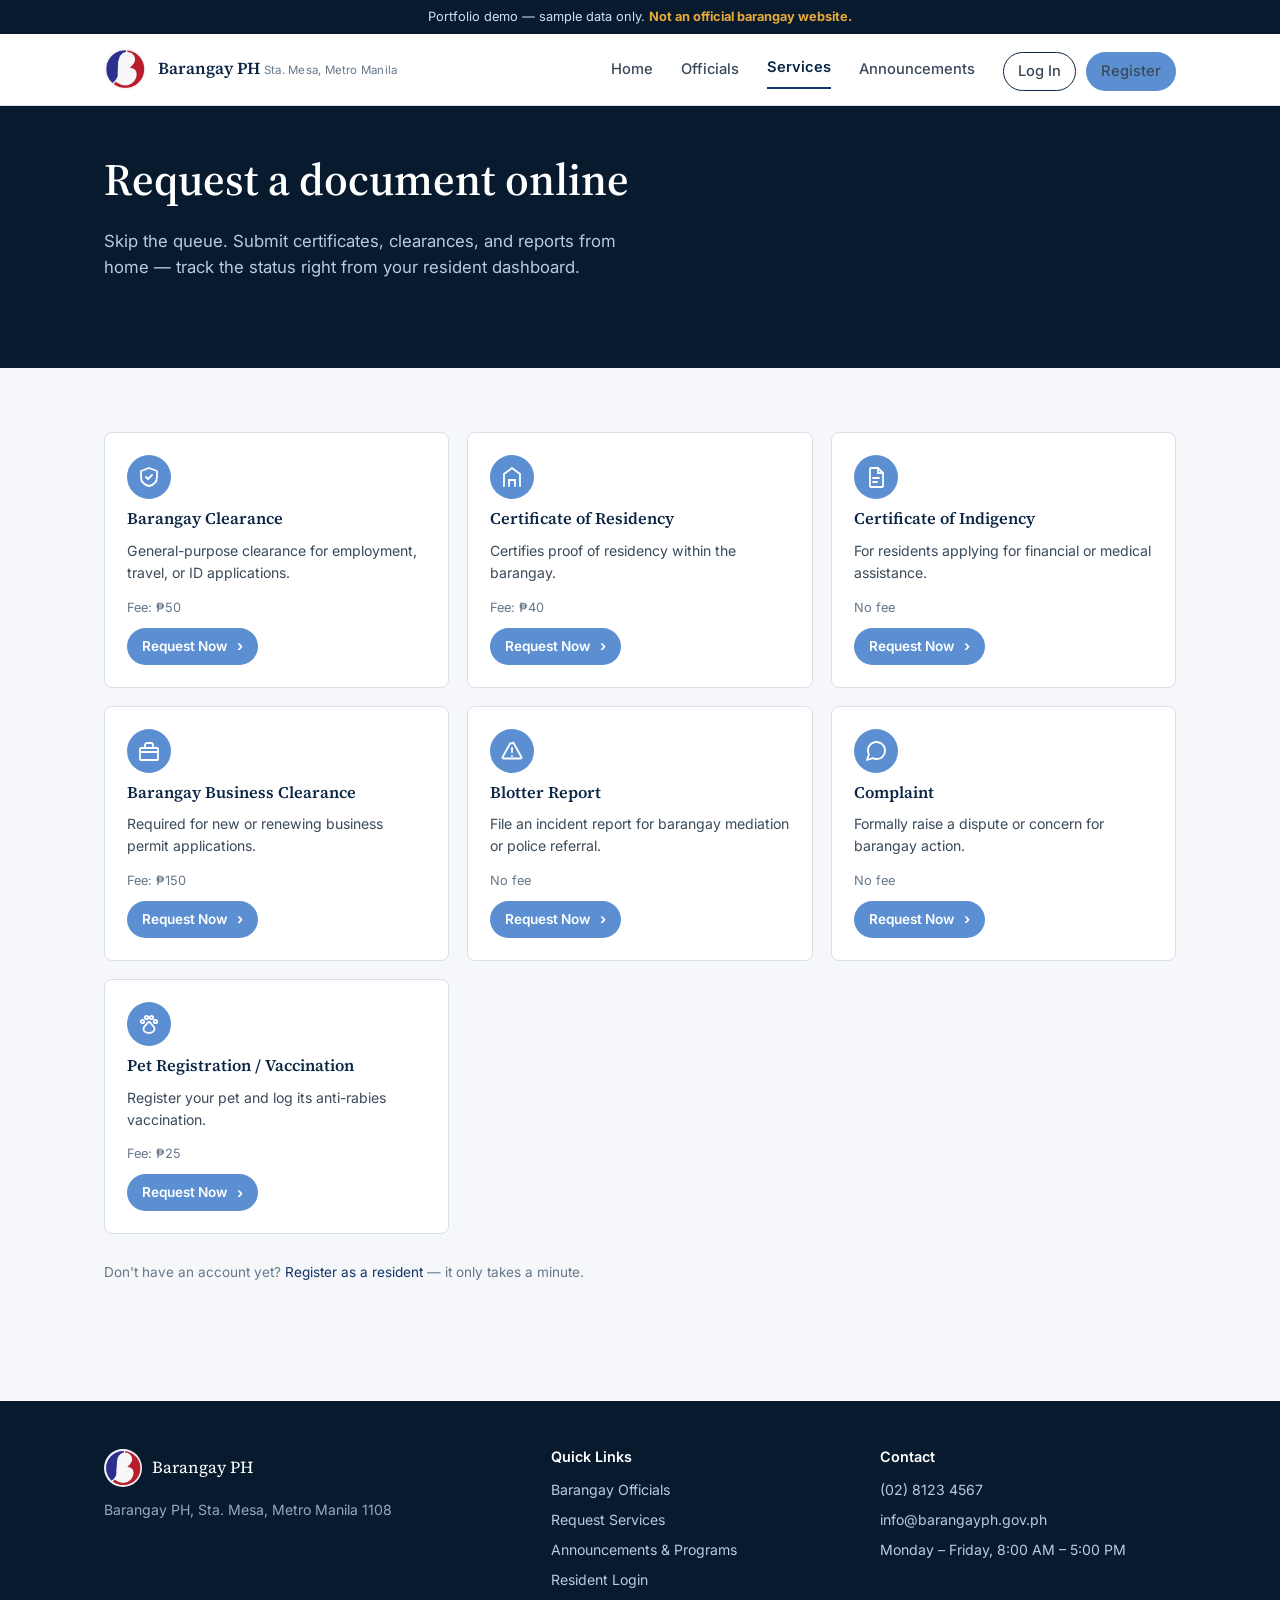
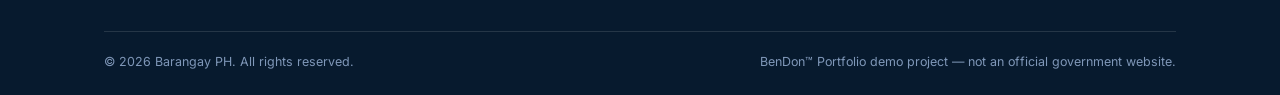
<file: public/services.html>
<!DOCTYPE html>
<html lang="en">
<head>
<meta charset="UTF-8">
<meta name="viewport" content="width=device-width, initial-scale=1.0">
<title>Online Services — Barangay PH</title>
<link rel="stylesheet" href="assets/css/base.css">
<link rel="stylesheet" href="assets/css/site.css">
</head>
<body>
<div class="demo-banner" data-component="demo-banner"></div>
<header class="site-header" data-component="site-header"></header>

<section class="hero" style="padding-bottom:40px;">
  <div class="wrap" style="padding-top:48px;padding-bottom:32px;">
    <h1 style="color:#fff;">Request a document online</h1>
    <p class="lede">Skip the queue. Submit certificates, clearances, and reports from home — track the status right from your resident dashboard.</p>
  </div>
</section>

<section class="section">
  <div class="wrap">
    <div class="services-grid" id="servicesList">
      <div class="skeleton" style="height:180px;"></div>
      <div class="skeleton" style="height:180px;"></div>
      <div class="skeleton" style="height:180px;"></div>
      <div class="skeleton" style="height:180px;"></div>
    </div>
    <p style="margin-top:28px;font-size:0.85rem;color:var(--color-ink-500);">Don't have an account yet? <a href="register.html">Register as a resident</a> — it only takes a minute.</p>
  </div>
</section>

<footer class="site-footer" data-component="site-footer"></footer>

<script src="assets/js/demo-data.js"></script>
<script src="assets/js/api-client.js"></script>
<script src="assets/js/utils.js"></script>
<script src="assets/js/components.js"></script>
<script src="assets/js/site-render.js"></script>
<script>
  SiteRender.renderServiceCards(document.getElementById('servicesList'));
</script>
</body>
</html>
</file>
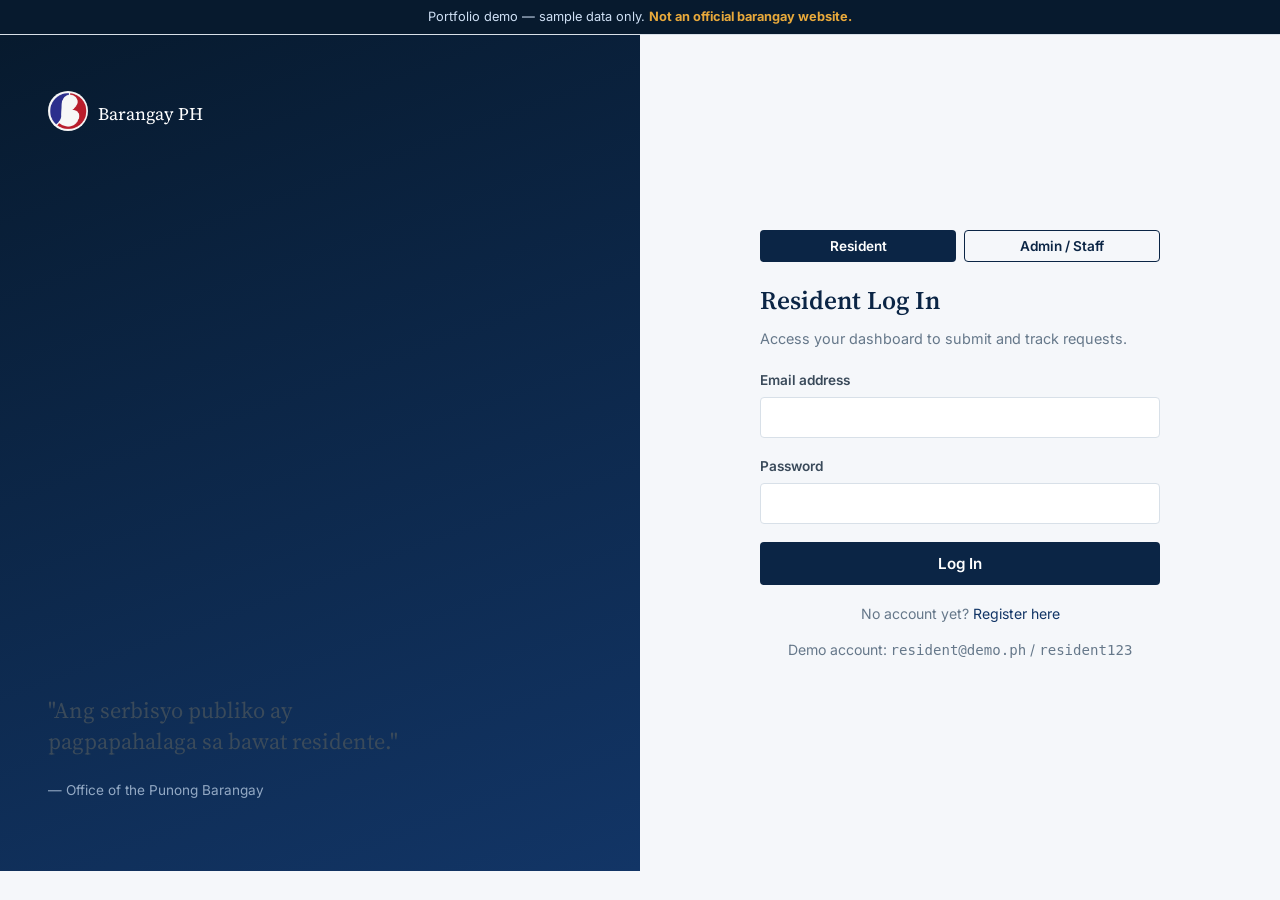
<file: public/admin/announcements.html>
<!DOCTYPE html>
<html lang="en">
<head>
<meta charset="UTF-8">
<meta name="viewport" content="width=device-width, initial-scale=1.0">
<title>Announcements — Barangay PH Admin</title>
<link rel="stylesheet" href="../assets/css/base.css">
<link rel="stylesheet" href="../assets/css/site.css">
<link rel="stylesheet" href="../assets/css/dashboard.css">
</head>
<body>
<div class="dash-shell">
  <div class="drawer-overlay" id="drawerOverlay"></div>
  <aside class="dash-sidebar" id="dashSidebar"></aside>
  <div class="dash-main">
    <div class="dash-topbar" id="dashTopbar"></div>
    <div class="dash-content">
      <div class="panel">
        <div class="panel-head"><h2>New Announcement / Program</h2></div>
        <div class="panel-body">
          <div class="form-message" id="formMsg"></div>
          <form id="annForm">
            <input type="hidden" id="annId">
            <div class="field"><label for="annTitle">Title</label><input type="text" id="annTitle" required></div>
            <div class="field-row">
              <div class="field">
                <label for="annCategory">Category</label>
                <select id="annCategory">
                  <option value="announcement">Announcement</option>
                  <option value="program">Program</option>
                  <option value="advisory">Advisory</option>
                  <option value="event">Event</option>
                </select>
              </div>
              <div class="field">
                <label style="display:flex;align-items:center;gap:8px;margin-top:28px;font-weight:400;">
                  <input type="checkbox" id="annPinned" style="width:auto;"> Pin to top of homepage
                </label>
              </div>
            </div>
            <div class="field"><label for="annBody">Details</label><textarea id="annBody" required rows="4"></textarea></div>
            <button type="submit" class="btn btn-primary" id="submitBtn">Post Announcement</button>
            <button type="button" class="btn btn-outline" id="cancelEditBtn" style="display:none;">Cancel Edit</button>
          </form>
        </div>
      </div>

      <div class="panel">
        <div class="panel-head"><h2>All Announcements</h2></div>
        <div class="table-wrap">
          <table><thead><tr><th>Title</th><th>Category</th><th>Pinned</th><th>Published</th><th></th></tr></thead>
          <tbody id="annBody-list"></tbody></table>
        </div>
      </div>
    </div>
  </div>
</div>

<script src="../assets/js/demo-data.js"></script>
<script src="../assets/js/api-client.js"></script>
<script src="../assets/js/utils.js"></script>
<script src="../assets/js/components.js"></script>
<script src="../assets/js/dash-components.js"></script>
<script>
(async function () {
  const session = await Utils.requireAdmin('../login.html');
  if (!session) return;
  await DashUI.renderSidebar({ role: 'admin', active: 'announcements.html' });
  DashUI.renderTopbar({ title: 'Announcements', subtitle: 'Publish news, advisories, and ongoing programs.' });

  async function load() {
    const list = await Api.listAnnouncements();
    document.getElementById('annBody-list').innerHTML = list.length ? list.map((a) => `
      <tr>
        <td>${Utils.escapeHtml(a.title)}</td>
        <td><span class="tag">${a.category}</span></td>
        <td>${a.is_pinned ? 'Yes' : 'No'}</td>
        <td>${Utils.formatDate(a.published_at)}</td>
        <td>
          <button class="btn btn-outline btn-sm" data-edit="${a.id}">Edit</button>
          <button class="btn btn-danger-outline btn-sm" data-delete="${a.id}">Delete</button>
        </td>
      </tr>`).join('') : `<tr><td colspan="5" class="empty-state">No announcements yet.</td></tr>`;
    window.__anns = list;
  }

  document.getElementById('annForm').addEventListener('submit', async (e) => {
    e.preventDefault();
    const msg = document.getElementById('formMsg');
    const payload = {
      id: document.getElementById('annId').value || null,
      title: document.getElementById('annTitle').value.trim(),
      category: document.getElementById('annCategory').value,
      is_pinned: document.getElementById('annPinned').checked,
      body: document.getElementById('annBody').value.trim(),
    };
    try {
      await Api.saveAnnouncement(payload);
      Utils.showMessage(msg, 'success', 'Saved.');
      resetForm();
      await load();
    } catch (err) {
      Utils.showMessage(msg, 'error', err.message || 'Save failed.');
    }
  });

  function resetForm() {
    document.getElementById('annForm').reset();
    document.getElementById('annId').value = '';
    document.getElementById('submitBtn').textContent = 'Post Announcement';
    document.getElementById('cancelEditBtn').style.display = 'none';
  }
  document.getElementById('cancelEditBtn').addEventListener('click', resetForm);

  document.getElementById('annBody-list').addEventListener('click', async (e) => {
    const editBtn = e.target.closest('[data-edit]');
    const delBtn = e.target.closest('[data-delete]');
    if (editBtn) {
      const a = window.__anns.find((x) => x.id === editBtn.dataset.edit);
      document.getElementById('annId').value = a.id;
      document.getElementById('annTitle').value = a.title;
      document.getElementById('annCategory').value = a.category;
      document.getElementById('annPinned').checked = a.is_pinned;
      document.getElementById('annBody').value = a.body;
      document.getElementById('submitBtn').textContent = 'Save Changes';
      document.getElementById('cancelEditBtn').style.display = 'inline-flex';
      window.scrollTo({ top: 0, behavior: 'smooth' });
    }
    if (delBtn) {
      if (!confirm('Delete this announcement?')) return;
      await Api.deleteAnnouncement(delBtn.dataset.delete);
      await load();
    }
  });

  await load();
})();
</script>
</body>
</html>
</file>
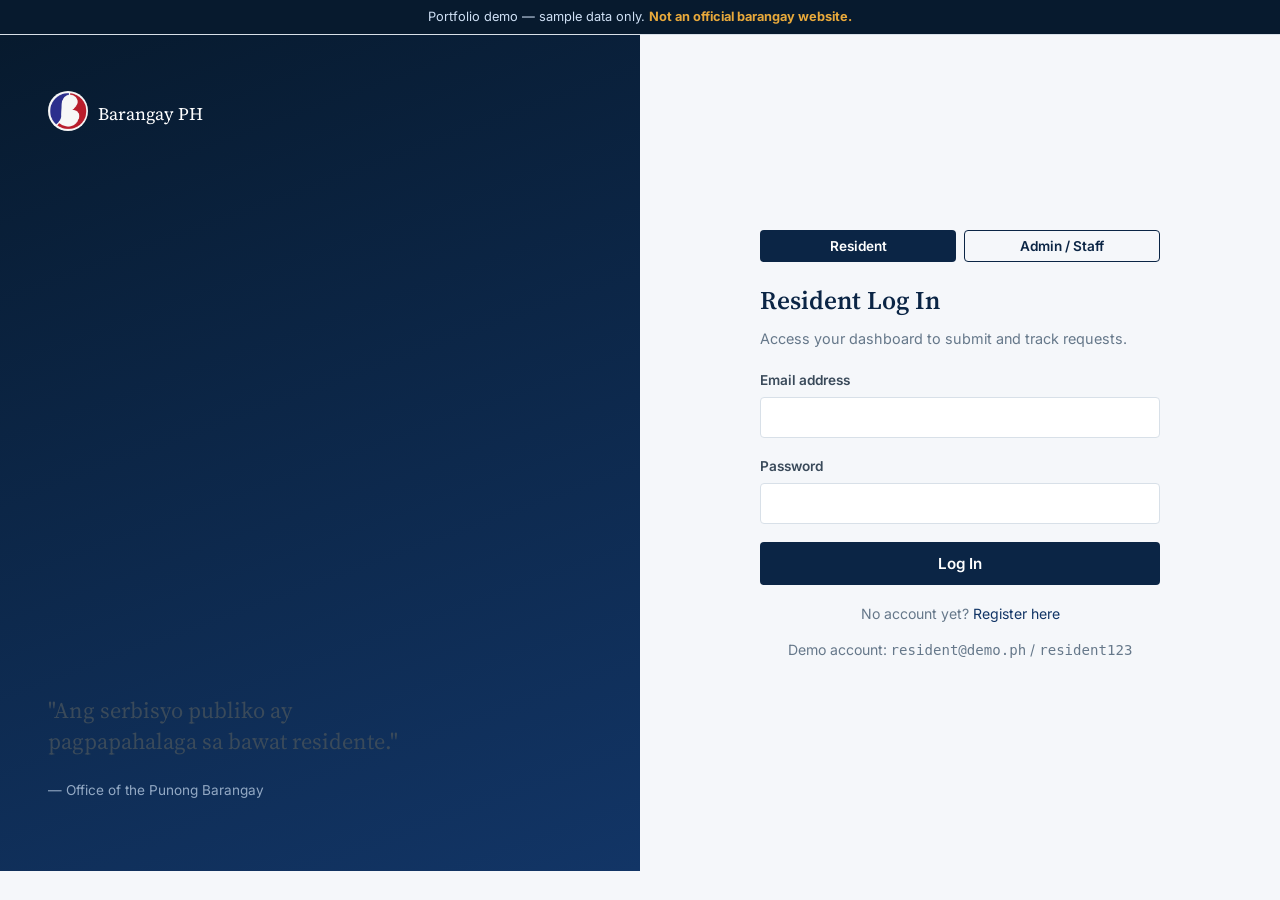
<file: public/admin/officials.html>
<!DOCTYPE html>
<html lang="en">
<head>
<meta charset="UTF-8">
<meta name="viewport" content="width=device-width, initial-scale=1.0">
<title>Officials — Barangay PH Admin</title>
<link rel="stylesheet" href="../assets/css/base.css">
<link rel="stylesheet" href="../assets/css/site.css">
<link rel="stylesheet" href="../assets/css/dashboard.css">
</head>
<body>
<div class="dash-shell">
  <div class="drawer-overlay" id="drawerOverlay"></div>
  <aside class="dash-sidebar" id="dashSidebar"></aside>
  <div class="dash-main">
    <div class="dash-topbar" id="dashTopbar"></div>
    <div class="dash-content">
      <div class="panel">
        <div class="panel-head"><h2>Add / Edit Official</h2></div>
        <div class="panel-body">
          <div class="form-message" id="formMsg"></div>
          <form id="offForm">
            <input type="hidden" id="offId">
            <div class="field-row">
              <div class="field"><label for="offName">Full name</label><input type="text" id="offName" required placeholder="Hon. Juan D. Cruz"></div>
              <div class="field">
                <label for="offPosition">Position</label>
                <select id="offPosition" required>
                  <option value="chairman">Punong Barangay (Chairman)</option>
                  <option value="kagawad">Kagawad</option>
                  <option value="sk_chairman">SK Chairperson</option>
                  <option value="sk_kagawad">SK Kagawad</option>
                  <option value="secretary">Barangay Secretary</option>
                  <option value="treasurer">Barangay Treasurer</option>
                  <option value="tanod">Barangay Tanod</option>
                </select>
              </div>
            </div>
            <div class="field-row">
              <div class="field"><label for="offRole">Role / title shown publicly</label><input type="text" id="offRole" required placeholder="e.g. Barangay Kagawad"></div>
              <div class="field"><label for="offCommittee">Committee assignment</label><input type="text" id="offCommittee" placeholder="e.g. Health & Sanitation"></div>
            </div>
            <div class="field-row">
              <div class="field"><label for="offTerm">Term</label><input type="text" id="offTerm" placeholder="2023 – 2026"></div>
              <div class="field"><label for="offOrder">Display order</label><input type="number" id="offOrder" value="1" min="1"></div>
            </div>
            <button type="submit" class="btn btn-primary" id="submitBtn">Add Official</button>
            <button type="button" class="btn btn-outline" id="cancelEditBtn" style="display:none;">Cancel Edit</button>
          </form>
        </div>
      </div>

      <div class="panel">
        <div class="panel-head"><h2>Current Officials</h2></div>
        <div class="table-wrap">
          <table><thead><tr><th>Name</th><th>Position</th><th>Committee</th><th>Term</th><th></th></tr></thead>
          <tbody id="offList"></tbody></table>
        </div>
      </div>
    </div>
  </div>
</div>

<script src="../assets/js/demo-data.js"></script>
<script src="../assets/js/api-client.js"></script>
<script src="../assets/js/utils.js"></script>
<script src="../assets/js/components.js"></script>
<script src="../assets/js/dash-components.js"></script>
<script>
(async function () {
  const session = await Utils.requireAdmin('../login.html');
  if (!session) return;
  await DashUI.renderSidebar({ role: 'admin', active: 'officials.html' });
  DashUI.renderTopbar({ title: 'Officials', subtitle: 'Manage the barangay officials directory.' });

  const POSITION_LABELS = {
    chairman: 'Punong Barangay', kagawad: 'Kagawad', sk_chairman: 'SK Chairperson',
    sk_kagawad: 'SK Kagawad', secretary: 'Secretary', treasurer: 'Treasurer', tanod: 'Tanod',
  };

  async function load() {
    const list = await Api.listOfficials();
    document.getElementById('offList').innerHTML = list.length ? list.map((o) => `
      <tr>
        <td>${Utils.escapeHtml(o.full_name)}</td>
        <td>${POSITION_LABELS[o.position] || o.position}</td>
        <td>${o.committee || '—'}</td>
        <td>${o.term || '—'}</td>
        <td>
          <button class="btn btn-outline btn-sm" data-edit="${o.id}">Edit</button>
          <button class="btn btn-danger-outline btn-sm" data-delete="${o.id}">Delete</button>
        </td>
      </tr>`).join('') : `<tr><td colspan="5" class="empty-state">No officials posted yet.</td></tr>`;
    window.__offs = list;
  }

  function resetForm() {
    document.getElementById('offForm').reset();
    document.getElementById('offId').value = '';
    document.getElementById('offOrder').value = 1;
    document.getElementById('submitBtn').textContent = 'Add Official';
    document.getElementById('cancelEditBtn').style.display = 'none';
  }
  document.getElementById('cancelEditBtn').addEventListener('click', resetForm);

  document.getElementById('offForm').addEventListener('submit', async (e) => {
    e.preventDefault();
    const msg = document.getElementById('formMsg');
    const payload = {
      id: document.getElementById('offId').value || null,
      full_name: document.getElementById('offName').value.trim(),
      position: document.getElementById('offPosition').value,
      role_title: document.getElementById('offRole').value.trim(),
      committee: document.getElementById('offCommittee').value.trim(),
      term: document.getElementById('offTerm').value.trim(),
      display_order: Number(document.getElementById('offOrder').value) || 1,
    };
    try {
      await Api.saveOfficial(payload);
      Utils.showMessage(msg, 'success', 'Saved.');
      resetForm();
      await load();
    } catch (err) {
      Utils.showMessage(msg, 'error', err.message || 'Save failed.');
    }
  });

  document.getElementById('offList').addEventListener('click', async (e) => {
    const editBtn = e.target.closest('[data-edit]');
    const delBtn = e.target.closest('[data-delete]');
    if (editBtn) {
      const o = window.__offs.find((x) => x.id === editBtn.dataset.edit);
      document.getElementById('offId').value = o.id;
      document.getElementById('offName').value = o.full_name;
      document.getElementById('offPosition').value = o.position;
      document.getElementById('offRole').value = o.role_title;
      document.getElementById('offCommittee').value = o.committee || '';
      document.getElementById('offTerm').value = o.term || '';
      document.getElementById('offOrder').value = o.display_order || 1;
      document.getElementById('submitBtn').textContent = 'Save Changes';
      document.getElementById('cancelEditBtn').style.display = 'inline-flex';
      window.scrollTo({ top: 0, behavior: 'smooth' });
    }
    if (delBtn) {
      if (!confirm('Remove this official from the directory?')) return;
      await Api.deleteOfficial(delBtn.dataset.delete);
      await load();
    }
  });

  await load();
})();
</script>
</body>
</html>
</file>
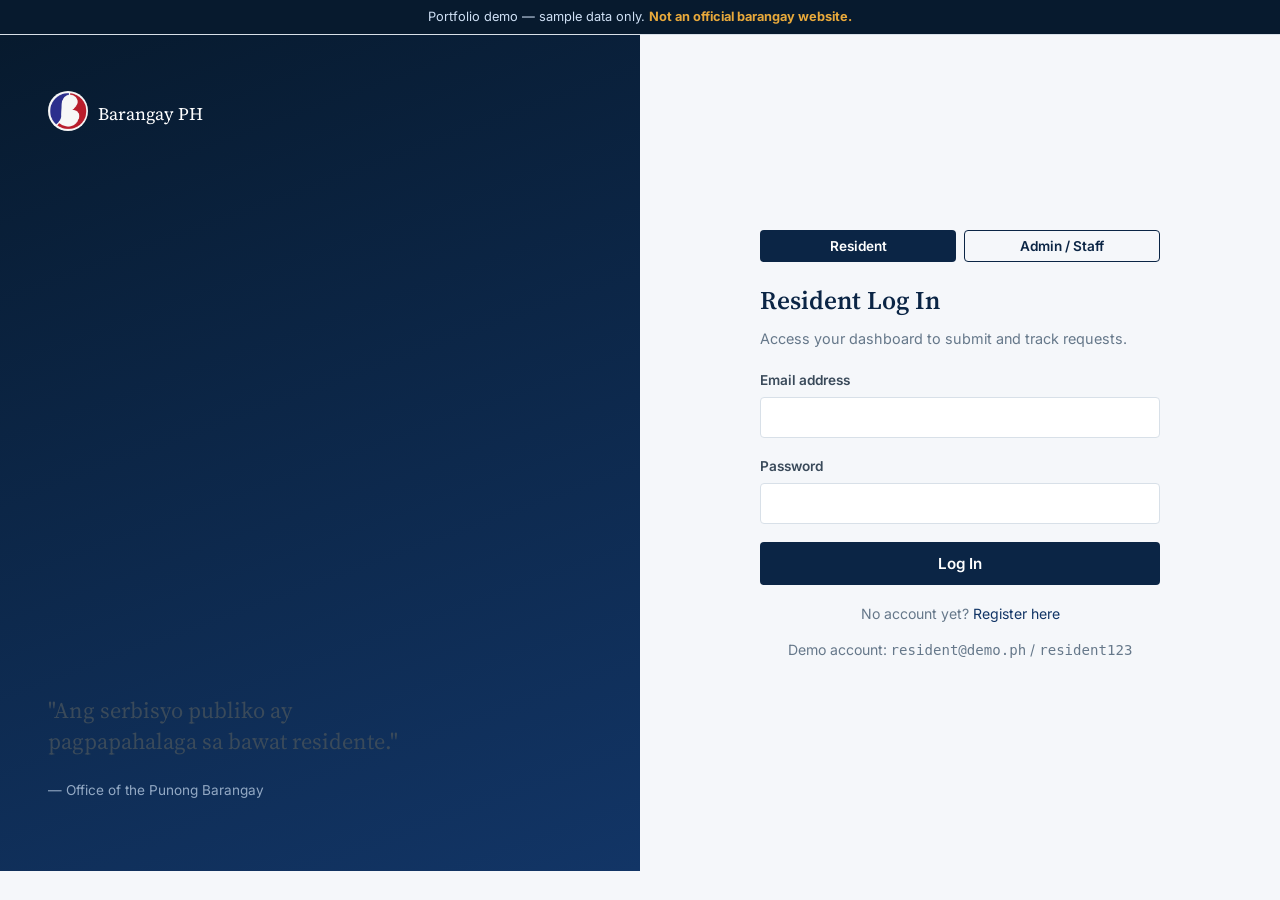
<file: public/admin/requests.html>
<!DOCTYPE html>
<html lang="en">
<head>
<meta charset="UTF-8">
<meta name="viewport" content="width=device-width, initial-scale=1.0">
<title>Manage Requests — Barangay PH Admin</title>
<link rel="stylesheet" href="../assets/css/base.css">
<link rel="stylesheet" href="../assets/css/site.css">
<link rel="stylesheet" href="../assets/css/dashboard.css">
</head>
<body>
<div class="dash-shell">
  <div class="drawer-overlay" id="drawerOverlay"></div>
  <aside class="dash-sidebar" id="dashSidebar"></aside>
  <div class="dash-main">
    <div class="dash-topbar" id="dashTopbar"></div>
    <div class="dash-content">
      <div class="panel">
        <div class="panel-head">
          <h2>Service Requests</h2>
          <div class="toolbar">
            <input type="search" id="searchInput" placeholder="Search resident or reference no.">
            <select id="serviceFilter"><option value="">All services</option></select>
            <select id="statusFilter">
              <option value="">All statuses</option>
              <option value="pending">Pending</option>
              <option value="processing">Processing</option>
              <option value="ready_for_pickup">Ready for Pickup</option>
              <option value="released">Released</option>
              <option value="rejected">Rejected</option>
            </select>
          </div>
        </div>
        <div class="table-wrap">
          <table>
            <thead><tr><th>Reference No.</th><th>Resident</th><th>Service</th><th>Status</th><th>Filed</th><th></th></tr></thead>
            <tbody id="requestsBody"></tbody>
          </table>
        </div>
      </div>
    </div>
  </div>
</div>

<div class="modal-overlay" id="detailModal">
  <div class="modal-box">
    <button class="modal-close" id="closeModal">&times;</button>
    <h3 id="modalTitle">Request Detail</h3>
    <div class="detail-grid" id="modalDetails" style="margin-bottom:18px;"></div>
    <div class="field">
      <label for="modalStatus">Update status</label>
      <select id="modalStatus">
        <option value="pending">Pending</option>
        <option value="processing">Processing</option>
        <option value="ready_for_pickup">Ready for Pickup</option>
        <option value="released">Released</option>
        <option value="rejected">Rejected</option>
      </select>
    </div>
    <div class="field">
      <label for="modalNotes">Admin notes</label>
      <textarea id="modalNotes" placeholder="Optional note visible to the resident"></textarea>
    </div>
    <div class="form-message" id="modalMsg"></div>
    <button class="btn btn-primary btn-block" id="saveStatusBtn">Save Update</button>
  </div>
</div>

<script src="../assets/js/demo-data.js"></script>
<script src="../assets/js/api-client.js"></script>
<script src="../assets/js/utils.js"></script>
<script src="../assets/js/components.js"></script>
<script src="../assets/js/dash-components.js"></script>
<script src="../assets/js/admin-requests.js"></script>
</body>
</html>
</file>
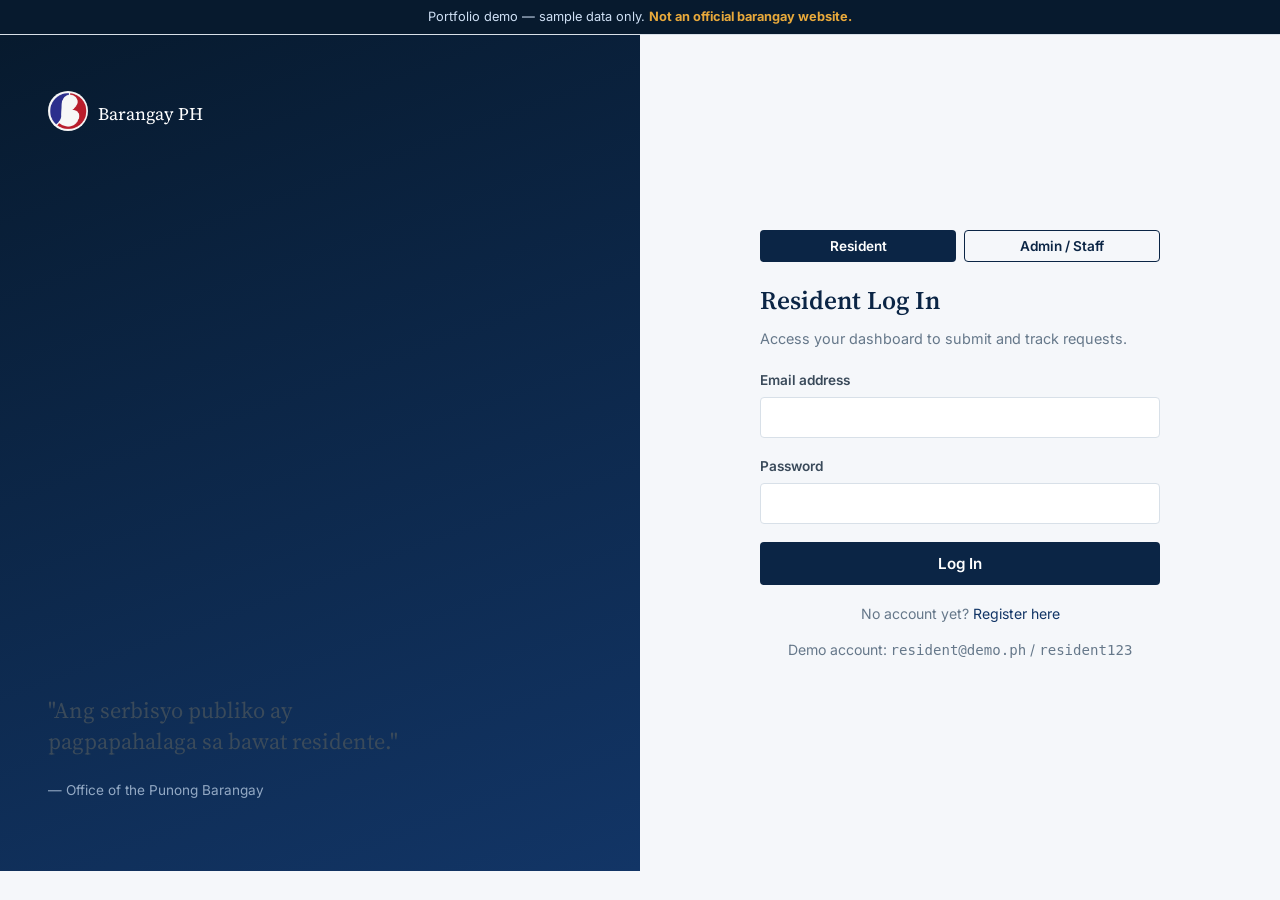
<file: public/admin/residents.html>
<!DOCTYPE html>
<html lang="en">
<head>
<meta charset="UTF-8">
<meta name="viewport" content="width=device-width, initial-scale=1.0">
<title>Residents — Barangay PH Admin</title>
<link rel="stylesheet" href="../assets/css/base.css">
<link rel="stylesheet" href="../assets/css/site.css">
<link rel="stylesheet" href="../assets/css/dashboard.css">
</head>
<body>
<div class="dash-shell">
  <div class="drawer-overlay" id="drawerOverlay"></div>
  <aside class="dash-sidebar" id="dashSidebar"></aside>
  <div class="dash-main">
    <div class="dash-topbar" id="dashTopbar"></div>
    <div class="dash-content">
      <div class="panel">
        <div class="panel-head">
          <h2>Registered Residents</h2>
          <div class="toolbar"><input type="search" id="residentSearch" placeholder="Search name, purok, or email"></div>
        </div>
        <div class="table-wrap">
          <table>
            <thead><tr><th>Name</th><th>Purok</th><th>Contact</th><th>Email</th><th>Status</th><th>Registered</th></tr></thead>
            <tbody id="residentsBody"></tbody>
          </table>
        </div>
      </div>
    </div>
  </div>
</div>

<script src="../assets/js/demo-data.js"></script>
<script src="../assets/js/api-client.js"></script>
<script src="../assets/js/utils.js"></script>
<script src="../assets/js/components.js"></script>
<script src="../assets/js/dash-components.js"></script>
<script>
(async function () {
  const session = await Utils.requireAdmin('../login.html');
  if (!session) return;
  await DashUI.renderSidebar({ role: 'admin', active: 'residents.html' });
  DashUI.renderTopbar({ title: 'Residents', subtitle: 'All resident accounts registered on the portal.' });

  const residents = await Api.adminListResidents();
  function render(list) {
    document.getElementById('residentsBody').innerHTML = list.length ? list.map((r) => `
      <tr>
        <td>${r.first_name} ${r.last_name}</td>
        <td>${r.purok || '—'}</td>
        <td>${r.contact_number || '—'}</td>
        <td>${r.email}</td>
        <td>${r.is_verified ? '<span class="status-pill status-approved">Verified</span>' : '<span class="status-pill status-pending">Pending</span>'}</td>
        <td>${Utils.formatDate(r.created_at)}</td>
      </tr>`).join('') : `<tr><td colspan="6" class="empty-state">No residents registered yet.</td></tr>`;
  }
  render(residents);
  document.getElementById('residentSearch').addEventListener('input', (e) => {
    const q = e.target.value.trim().toLowerCase();
    render(residents.filter((r) => `${r.first_name} ${r.last_name} ${r.purok} ${r.email}`.toLowerCase().includes(q)));
  });
})();
</script>
</body>
</html>
</file>
<file: public/assets/css/base.css>
/* =========================================================
   Barangay PH — Design Tokens & Base Styles
   Palette drawn from the Philippine civic/heraldic register:
   deep sea-blue (authority, sourced from the flag's blue field),
   sun-gold (from the flag's eight-ray sun, used as the single
   accent), and a cool paper-white ground — not the warm cream
   generic-AI default. Serif for identity/headings (the seal &
   masthead), a humanist sans for interface text.
   ========================================================= */

@import url('https://fonts.googleapis.com/css2?family=Source+Serif+4:opsz,wght@8..60,500;8..60,600;8..60,700&family=Inter:wght@400;500;600;700&display=swap');

:root {
  /* Color */
  --color-navy-950: #071A2E;
  --color-navy-900: #0B2545;
  --color-navy-800: #123566;
  --color-navy-100: #E7EDF5;
  --color-gold-500: #E8A93B;
  --color-gold-600: #C98A1F;
  --color-blue-500: #123566;
  --color-blue-600: #5B8FD1;
  --color-blue-100: #E5EEFF;
  --color-red-600: #B8202E;
  --color-green-700: #1E7145;
  --color-paper-0: #FFFFFF;
  --color-paper-50: #F5F7FA;
  --color-paper-100: #ECEFF4;
  --color-ink-900: #16202C;
  --color-ink-700: #3A4A5A;
  --color-ink-500: #66788A;
  --color-line: #D8E0E8;

  /* Type */
  --font-display: 'Source Serif 4', Georgia, serif;
  --font-body: 'Inter', -apple-system, BlinkMacSystemFont, 'Segoe UI', sans-serif;

  /* Layout */
  --content-max: 1120px;
  --radius-sm: 4px;
  --radius-md: 8px;
  --shadow-card: 0 1px 2px rgba(11, 37, 69, 0.06), 0 4px 16px rgba(11, 37, 69, 0.05);
}

* { box-sizing: border-box; }
html { scroll-behavior: smooth; }
body {
  margin: 0;
  font-family: var(--font-body);
  color: var(--color-ink-900);
  background: var(--color-paper-50);
  line-height: 1.55;
  -webkit-font-smoothing: antialiased;
}

h1, h2, h3, h4 {
  font-family: var(--font-display);
  color: var(--color-navy-900);
  line-height: 1.15;
  margin: 0 0 0.5em;
  font-weight: 600;
}
h1 { font-size: clamp(1.9rem, 1.5rem + 1.8vw, 2.8rem); }
h2 { font-size: clamp(1.5rem, 1.3rem + 1vw, 2rem); }
h3 { font-size: 1.25rem; }
p { margin: 0 0 1em; color: var(--color-ink-700); }
a { color: var(--color-navy-800); text-decoration: none; }
a:hover { text-decoration: underline; }
img { max-width: 100%; display: block; }
ul { padding: 0; margin: 0; list-style: none; }

:focus-visible {
  outline: 3px solid var(--color-gold-500);
  outline-offset: 2px;
}

.wrap {
  max-width: var(--content-max);
  margin: 0 auto;
  padding: 0 24px;
}

.btn {
  display: inline-flex;
  align-items: center;
  gap: 8px;
  font-family: var(--font-body);
  font-weight: 600;
  font-size: 0.95rem;
  padding: 11px 20px;
  border-radius: var(--radius-sm);
  border: 1px solid transparent;
  cursor: pointer;
  transition: background-color 0.15s ease, border-color 0.15s ease, color 0.15s ease;
}
.btn-primary { background: var(--color-navy-900); color: #fff; }
.btn-primary:hover { background: var(--color-navy-800); text-decoration: none; }
.btn-gold { background: var(--color-gold-500); color: var(--color-navy-950); }
.btn-gold:hover { background: var(--color-gold-600); text-decoration: none; }
.btn-outline { background: transparent; border-color: var(--color-navy-900); color: var(--color-navy-900); }
.btn-outline:hover { background: var(--color-navy-100); text-decoration: none; }
.btn-blue { background: var(--color-blue-600); color: #fff; }
.btn-blue:hover { background: var(--color-blue-500); text-decoration: none; }
.btn-outline-light { background: transparent; border-color: rgba(255,255,255,0.55); color: #fff; }
.btn-outline-light:hover { background: rgba(255,255,255,0.1); text-decoration: none; }
.btn-pill { border-radius: 100px; }
.btn-lift { transition: background-color 0.15s ease, transform 0.15s ease, box-shadow 0.15s ease; }
.btn-lift:hover { transform: translateY(-1px); box-shadow: 0 6px 16px rgba(29,78,216,0.35); }
.btn-chevron::after { content: "\203A"; margin-left: 2px; font-weight: 700; font-size: 1.05em; line-height: 1; }

.icon-badge {
  display: inline-flex;
  align-items: center;
  justify-content: center;
  width: 44px;
  height: 44px;
  border-radius: 50%;
  background: var(--color-blue-600);
  color: #fff;
  flex-shrink: 0;
}
.icon-badge svg { width: 22px; height: 22px; }
.icon-badge.on-dark { background: rgba(255,255,255,0.12); }
.btn-danger-outline { background: transparent; border-color: var(--color-red-600); color: var(--color-red-600); }
.btn-danger-outline:hover { background: #FBEAEC; text-decoration: none; }
.btn-sm { padding: 7px 14px; font-size: 0.85rem; }
.btn:disabled { opacity: 0.5; cursor: not-allowed; }
.btn-block { width: 100%; justify-content: center; }
.btn svg { width: 18px; height: 18px; flex-shrink: 0; }

.tag {
  display: inline-block;
  font-size: 0.72rem;
  font-weight: 600;
  letter-spacing: 0.02em;
  padding: 3px 10px;
  border-radius: 100px;
  background: var(--color-navy-100);
  color: var(--color-navy-800);
}
.tag-gold { background: #FBEED2; color: #8A5A0E; }
.tag-green { background: #E1F1E7; color: var(--color-green-700); }
.tag-red { background: #F9E3E5; color: var(--color-red-600); }
.tag-grey { background: var(--color-paper-100); color: var(--color-ink-500); }

.card {
  background: var(--color-paper-0);
  border: 1px solid var(--color-line);
  border-radius: var(--radius-md);
  padding: 24px;
}

/* Form elements, shared by resident/admin forms */
.field { margin-bottom: 18px; }
.field label {
  display: block;
  font-size: 0.85rem;
  font-weight: 600;
  color: var(--color-ink-700);
  margin-bottom: 6px;
}
.field .hint { font-size: 0.78rem; color: var(--color-ink-500); margin-top: 4px; }
.field input,
.field select,
.field textarea {
  width: 100%;
  font-family: var(--font-body);
  font-size: 0.95rem;
  padding: 10px 12px;
  border: 1px solid var(--color-line);
  border-radius: var(--radius-sm);
  background: #fff;
  color: var(--color-ink-900);
}
.field input:focus,
.field select:focus,
.field textarea:focus {
  border-color: var(--color-navy-800);
  outline: none;
  box-shadow: 0 0 0 3px rgba(18, 53, 102, 0.12);
}
.field textarea { resize: vertical; min-height: 90px; }
.field-row { display: grid; grid-template-columns: 1fr 1fr; gap: 16px; }
@media (max-width: 640px) { .field-row { grid-template-columns: 1fr; } }

.form-message {
  padding: 12px 14px;
  border-radius: var(--radius-sm);
  font-size: 0.9rem;
  margin-bottom: 16px;
  display: none;
}
.form-message.show { display: block; }
.form-message.error { background: #FBEAEC; color: var(--color-red-600); border: 1px solid #F0C4C9; }
.form-message.success { background: #E5F3EA; color: var(--color-green-700); border: 1px solid #BFE1CB; }

.table-wrap { overflow-x: auto; border: 1px solid var(--color-line); border-radius: var(--radius-md); background: #fff; }
table { width: 100%; border-collapse: collapse; font-size: 0.9rem; }
th, td { text-align: left; padding: 12px 16px; border-bottom: 1px solid var(--color-line); white-space: nowrap; }
th { font-size: 0.75rem; text-transform: uppercase; letter-spacing: 0.04em; color: var(--color-ink-500); background: var(--color-paper-50); font-weight: 600; }
tbody tr:last-child td { border-bottom: none; }
tbody tr:hover { background: var(--color-paper-50); }

.empty-state {
  text-align: center;
  padding: 48px 24px;
  color: var(--color-ink-500);
}

.skeleton {
  background: linear-gradient(90deg, var(--color-paper-100) 25%, var(--color-line) 37%, var(--color-paper-100) 63%);
  background-size: 400% 100%;
  animation: skeleton-loading 1.4s ease infinite;
  border-radius: var(--radius-sm);
}
@keyframes skeleton-loading { 0% { background-position: 100% 50%; } 100% { background-position: 0 50%; } }

.demo-banner {
  background: var(--color-navy-950);
  color: #cfe0f5;
  font-size: 0.8rem;
  text-align: center;
  padding: 7px 16px;
}
.demo-banner strong { color: var(--color-gold-500); }
</file>
<file: public/assets/css/site.css>
/* Public-facing site: header, hero, officials directory, services, announcements */

.site-header {
  background: var(--color-paper-0);
  border-bottom: 1px solid var(--color-line);
  position: sticky;
  top: 0;
  z-index: 40;
}
.site-header .bar {
  display: flex;
  align-items: center;
  justify-content: space-between;
  padding: 14px 24px;
}
.brand { display: flex; align-items: center; gap: 12px; }
.brand .seal { width: 42px; height: 42px; flex-shrink: 0; }
.brand .name-block { line-height: 1.2; }
.brand .name-block .barangay { font-family: var(--font-display); font-weight: 600; font-size: 1.05rem; color: var(--color-navy-900); }
.brand .name-block .locality { font-size: 0.72rem; color: var(--color-ink-500); letter-spacing: 0.02em; }

.main-nav { display: flex; align-items: center; gap: 28px; }
.main-nav a { font-size: 0.92rem; font-weight: 500; color: var(--color-ink-700); }
.main-nav a.active { color: var(--color-navy-900); font-weight: 600; position: relative; padding-bottom: 4px; }
.main-nav a.active::after { content: ""; position: absolute; left: 0; right: 0; bottom: -6px; height: 2px; background: var(--color-blue-500); }
.nav-actions { display: flex; align-items: center; gap: 10px; }
.nav-toggle { display: none; background: none; border: none; cursor: pointer; padding: 6px; }
.nav-toggle svg { width: 24px; height: 24px; }

@media (max-width: 860px) {
  .main-nav { position: fixed; inset: 62px 0 0 0; background: #fff; flex-direction: column; align-items: flex-start; padding: 24px; gap: 18px; transform: translateX(100%); transition: transform 0.2s ease; overflow-y: auto; }
  .main-nav.open { transform: translateX(0); }
  .nav-toggle { display: block; }
}

/* Hero */
.hero {
  background: var(--color-navy-950);
  color: #fff;
  position: relative;
  overflow: hidden;
}
.hero-bg-photo {
  position: absolute;
  inset: 0;
  width: 100%;
  height: 100%;
  object-fit: cover;
  z-index: 0;
}
.hero-overlay {
  position: absolute;
  inset: 0;
  background: linear-gradient(160deg, rgba(7,26,46,0.93) 0%, rgba(11,37,69,0.88) 55%, rgba(18,53,102,0.72) 100%);
  z-index: 1;
}
.hero .dot-grid {
  position: absolute;
  left: 40px;
  bottom: 40px;
  width: 120px;
  height: 90px;
  background-image: radial-gradient(rgba(255,255,255,0.22) 1.5px, transparent 1.5px);
  background-size: 16px 16px;
  pointer-events: none;
  z-index: 1;
}
.hero .wrap { position: relative; z-index: 2; padding: 76px 24px 56px; }
.hero .eyebrow-row { display: flex; align-items: center; gap: 10px; margin-bottom: 22px; }
.hero .eyebrow-row .locality-line { font-size: 0.8rem; color: var(--color-blue-500); font-weight: 600; letter-spacing: 0.04em; text-transform: uppercase; }
.hero h1 { color: #fff; max-width: 620px; }
.hero h1 .accent-line { color: var(--color-blue-500); display: block; }
.hero p.lede { color: #b9cbe3; max-width: 540px; font-size: 1.05rem; }
.hero .hero-actions { display: flex; gap: 12px; margin-top: 28px; flex-wrap: wrap; }
.hero .hero-actions .btn svg { width: 16px; height: 16px; }

.hero-stats-bar {
  position: relative;
  margin-top: 48px;
  background: rgba(18,53,102,0.55);
  backdrop-filter: blur(6px);
  border: 1px solid rgba(255,255,255,0.15);
  border-radius: var(--radius-md);
  padding: 22px 32px;
  display: grid;
  grid-template-columns: repeat(3, auto);
  gap: 40px;
}
.hero-stats-bar .stat { display: flex; align-items: center; gap: 14px; }
.hero-stats-bar .stat .num { font-family: var(--font-display); font-size: 1.5rem; color: #fff; line-height: 1; }
.hero-stats-bar .stat .label { font-size: 0.78rem; color: #a9bdd6; margin-top: 2px; }
@media (max-width: 640px) { .hero-stats-bar { grid-template-columns: 1fr; gap: 16px; } }

/* Section shell */
.section { padding: 64px 0; }
.section-head { display: flex; align-items: flex-end; justify-content: space-between; gap: 20px; margin-bottom: 32px; flex-wrap: wrap; }
.section-head .kicker { font-size: 0.82rem; color: var(--color-gold-600); font-weight: 600; margin-bottom: 6px; }
.section-alt { background: var(--color-paper-100); }

/* Announcements */
.announcement-list { display: flex; flex-direction: column; }
.announcement {
  display: grid;
  grid-template-columns: 92px 1fr;
  gap: 20px;
  padding: 22px 0;
  border-bottom: 1px solid var(--color-line);
}
.announcement:first-child { padding-top: 0; }
.announcement .date-block { text-align: center; background: var(--color-navy-900); color: #fff; border-radius: var(--radius-sm); padding: 10px 6px; height: fit-content; }
.announcement .date-block .day { font-family: var(--font-display); font-size: 1.5rem; line-height: 1; }
.announcement .date-block .mon { font-size: 0.68rem; letter-spacing: 0.06em; color: var(--color-gold-500); }
.announcement h3 { margin-bottom: 6px; font-size: 1.1rem; }
.announcement .meta { margin-bottom: 8px; }
.announcement.pinned { border-left: 3px solid var(--color-gold-500); padding-left: 16px; }
@media (max-width: 560px) { .announcement { grid-template-columns: 60px 1fr; } .announcement .date-block .day { font-size: 1.15rem; } }

/* Services grid */
.services-grid { display: grid; grid-template-columns: repeat(auto-fill, minmax(260px, 1fr)); gap: 18px; }
.service-card {
  border: 1px solid var(--color-line);
  border-radius: var(--radius-md);
  background: #fff;
  padding: 22px;
  display: flex;
  flex-direction: column;
  gap: 10px;
}
.service-card .icon { width: 44px; height: 44px; color: #fff; background: var(--color-blue-600); border-radius: 50%; display: flex; align-items: center; justify-content: center; padding: 10px; box-sizing: border-box; }
.service-card h3 { margin-bottom: 2px; font-size: 1.02rem; }
.service-card p { font-size: 0.88rem; margin-bottom: 4px; }
.service-card .fee { font-size: 0.8rem; color: var(--color-ink-500); }
.service-card .btn { margin-top: auto; align-self: flex-start; }

/* Officials directory */
.org-tier { margin-bottom: 44px; }
.org-tier .tier-label { font-size: 0.8rem; font-weight: 700; text-transform: uppercase; letter-spacing: 0.06em; color: var(--color-navy-800); border-bottom: 2px solid var(--color-gold-500); display: inline-block; padding-bottom: 4px; margin-bottom: 20px; }
.official-row { display: flex; gap: 16px; align-items: center; padding: 14px 0; border-bottom: 1px solid var(--color-line); }
.official-row:last-child { border-bottom: none; }
.official-row .photo { width: 56px; height: 56px; border-radius: 50%; object-fit: cover; background: var(--color-navy-100); flex-shrink: 0; }
.official-row .info .role { font-size: 0.78rem; color: var(--color-gold-600); font-weight: 600; }
.official-row .info .name { font-family: var(--font-display); font-size: 1.05rem; color: var(--color-navy-900); }
.official-row .info .committee { font-size: 0.82rem; color: var(--color-ink-500); }
.chairman-feature { display: grid; grid-template-columns: 140px 1fr; gap: 28px; align-items: center; background: #fff; border: 1px solid var(--color-line); border-radius: var(--radius-md); padding: 28px; margin-bottom: 40px; }
.chairman-feature .photo { width: 140px; height: 140px; border-radius: 50%; object-fit: cover; background: var(--color-navy-100); }
.chairman-feature .role { color: var(--color-gold-600); font-weight: 600; font-size: 0.85rem; }
.chairman-feature h2 { margin-bottom: 6px; }
@media (max-width: 560px) { .chairman-feature { grid-template-columns: 1fr; text-align: center; justify-items: center; } }

/* Footer */
.site-footer { background: var(--color-navy-950); color: #b9cbe3; padding: 48px 0 24px; margin-top: 40px; }
.footer-grid { display: grid; grid-template-columns: 1.4fr 1fr 1fr; gap: 32px; margin-bottom: 32px; }
.footer-grid h4 { color: #fff; font-size: 0.9rem; margin-bottom: 14px; font-family: var(--font-body); }
.footer-grid li { margin-bottom: 8px; font-size: 0.88rem; }
.footer-grid a { color: #b9cbe3; }
.footer-brand { display: flex; gap: 10px; align-items: center; margin-bottom: 12px; }
.footer-brand .barangay { color: #fff; font-family: var(--font-display); font-size: 1.05rem; }
.footer-bottom { border-top: 1px solid rgba(255,255,255,0.12); padding-top: 20px; font-size: 0.78rem; color: #7f97b8; display: flex; justify-content: space-between; flex-wrap: wrap; gap: 8px; }
@media (max-width: 720px) { .footer-grid { grid-template-columns: 1fr; } }

/* Auth pages */
.auth-shell { min-height: calc(100vh - 64px); display: grid; grid-template-columns: 1fr 1fr; }
.auth-visual { background: linear-gradient(160deg, var(--color-navy-950), var(--color-navy-800)); color: #fff; padding: 56px 48px; display: flex; flex-direction: column; justify-content: space-between; }
.auth-visual .quote { font-family: var(--font-display); font-size: 1.4rem; line-height: 1.4; max-width: 380px; }
.auth-form-side { display: flex; align-items: center; justify-content: center; padding: 40px 24px; }
.auth-card { width: 100%; max-width: 400px; }
.auth-card h1 { font-size: 1.6rem; }
.auth-switch { font-size: 0.88rem; text-align: center; margin-top: 18px; color: var(--color-ink-500); }
@media (max-width: 860px) { .auth-shell { grid-template-columns: 1fr; } .auth-visual { display: none; } }

.modal-overlay { position: fixed; inset: 0; background: rgba(7,26,46,0.55); display: none; align-items: center; justify-content: center; z-index: 100; padding: 20px; }
.modal-overlay.open { display: flex; }
.modal-box { background: #fff; border-radius: var(--radius-md); max-width: 460px; width: 100%; padding: 28px; max-height: 90vh; overflow-y: auto; }
.modal-box .modal-close { float: right; background: none; border: none; cursor: pointer; font-size: 1.3rem; color: var(--color-ink-500); line-height: 1; }
</file>
<file: public/assets/css/dashboard.css>
/* Resident & Admin dashboard shell */

.dash-shell { display: grid; grid-template-columns: 240px 1fr; min-height: 100vh; }
.dash-sidebar {
  background: var(--color-navy-950);
  color: #cfe0f5;
  padding: 20px 16px;
  display: flex;
  flex-direction: column;
}
.dash-sidebar .brand { padding: 8px 8px 20px; border-bottom: 1px solid rgba(255,255,255,0.12); margin-bottom: 16px; }
.dash-sidebar .brand .barangay { color: #fff; font-family: var(--font-display); font-size: 1rem; }
.dash-sidebar .brand .locality { color: #8fa8c8; font-size: 0.7rem; }
.dash-sidebar .role-badge { display: inline-block; margin-top: 8px; font-size: 0.68rem; background: rgba(232,169,59,0.16); color: var(--color-gold-500); padding: 2px 8px; border-radius: 100px; }
.dash-nav { display: flex; flex-direction: column; gap: 2px; flex: 1; }
.dash-nav a {
  display: flex;
  align-items: center;
  gap: 10px;
  padding: 10px 12px;
  border-radius: var(--radius-sm);
  color: #b9cbe3;
  font-size: 0.9rem;
  font-weight: 500;
}
.dash-nav a svg { width: 18px; height: 18px; flex-shrink: 0; }
.dash-nav a:hover { background: rgba(255,255,255,0.06); text-decoration: none; }
.dash-nav a.active { background: var(--color-navy-800); color: #fff; }
.dash-sidebar .sidebar-foot { border-top: 1px solid rgba(255,255,255,0.12); padding-top: 14px; margin-top: 14px; }
.dash-sidebar .sidebar-foot .who { font-size: 0.85rem; color: #fff; margin-bottom: 2px; }
.dash-sidebar .sidebar-foot .who-sub { font-size: 0.72rem; color: #8fa8c8; margin-bottom: 10px; }

.dash-main { display: flex; flex-direction: column; min-width: 0; }
.dash-topbar {
  background: #fff;
  border-bottom: 1px solid var(--color-line);
  padding: 16px 28px;
  display: flex;
  align-items: center;
  justify-content: space-between;
  gap: 16px;
}
.dash-topbar h1 { font-size: 1.25rem; margin: 0; }
.dash-topbar .page-sub { font-size: 0.85rem; color: var(--color-ink-500); }
.mobile-menu-btn { display: none; background: none; border: none; cursor: pointer; }
.dash-content { padding: 28px; flex: 1; }

.stat-grid { display: grid; grid-template-columns: repeat(auto-fit, minmax(180px, 1fr)); gap: 16px; margin-bottom: 28px; }
.stat-card { background: #fff; border: 1px solid var(--color-line); border-radius: var(--radius-md); padding: 18px 20px; }
.stat-card .stat-label { font-size: 0.78rem; color: var(--color-ink-500); margin-bottom: 6px; }
.stat-card .stat-value { font-family: var(--font-display); font-size: 1.7rem; color: var(--color-navy-900); }
.stat-card .stat-value.gold { color: var(--color-gold-600); }
.stat-card .stat-value.red { color: var(--color-red-600); }
.stat-card .stat-value.green { color: var(--color-green-700); }

.panel { background: #fff; border: 1px solid var(--color-line); border-radius: var(--radius-md); margin-bottom: 24px; }
.panel-head { padding: 16px 20px; border-bottom: 1px solid var(--color-line); display: flex; align-items: center; justify-content: space-between; gap: 12px; flex-wrap: wrap; }
.panel-head h2 { font-size: 1.05rem; margin: 0; }
.panel-body { padding: 20px; }
.toolbar { display: flex; gap: 10px; align-items: center; flex-wrap: wrap; }
.toolbar select, .toolbar input[type="search"] { padding: 8px 10px; border: 1px solid var(--color-line); border-radius: var(--radius-sm); font-size: 0.85rem; font-family: var(--font-body); }

.status-pill { display: inline-flex; align-items: center; gap: 5px; font-size: 0.75rem; font-weight: 600; padding: 3px 10px; border-radius: 100px; }
.status-pending { background: #FDF2DA; color: #8A5A0E; }
.status-processing { background: #E1EAF6; color: var(--color-navy-800); }
.status-approved, .status-ready_for_pickup { background: #E1F1E7; color: var(--color-green-700); }
.status-released { background: var(--color-navy-100); color: var(--color-navy-800); }
.status-rejected { background: #F9E3E5; color: var(--color-red-600); }

.quick-links { display: grid; grid-template-columns: repeat(auto-fill, minmax(180px, 1fr)); gap: 12px; }
.quick-link { display: flex; flex-direction: column; gap: 6px; padding: 16px; border: 1px solid var(--color-line); border-radius: var(--radius-md); background: #fff; }
.quick-link .icon { width: 26px; height: 26px; color: var(--color-navy-800); }
.quick-link span.label { font-weight: 600; font-size: 0.9rem; color: var(--color-navy-900); }

.drawer-overlay { position: fixed; inset: 0; background: rgba(7,26,46,0.5); display: none; z-index: 90; }
.drawer-overlay.open { display: block; }
@media (max-width: 900px) {
  .dash-shell { grid-template-columns: 1fr; }
  .dash-sidebar { position: fixed; inset: 0 25% 0 0; z-index: 95; transform: translateX(-100%); transition: transform 0.2s ease; width: 260px; }
  .dash-sidebar.open { transform: translateX(0); }
  .mobile-menu-btn { display: block; }
}

.detail-grid { display: grid; grid-template-columns: repeat(2, 1fr); gap: 14px 24px; }
.detail-grid .dt { font-size: 0.75rem; color: var(--color-ink-500); margin-bottom: 2px; }
.detail-grid .dd { font-size: 0.92rem; color: var(--color-ink-900); font-weight: 500; }
@media (max-width: 560px) { .detail-grid { grid-template-columns: 1fr; } }

.timeline-log { border-left: 2px solid var(--color-line); margin-left: 6px; padding-left: 18px; }
.timeline-log li { position: relative; padding-bottom: 18px; }
.timeline-log li::before { content: ""; position: absolute; left: -23px; top: 3px; width: 9px; height: 9px; border-radius: 50%; background: var(--color-navy-800); }
.timeline-log .t-when { font-size: 0.75rem; color: var(--color-ink-500); }
</file>
